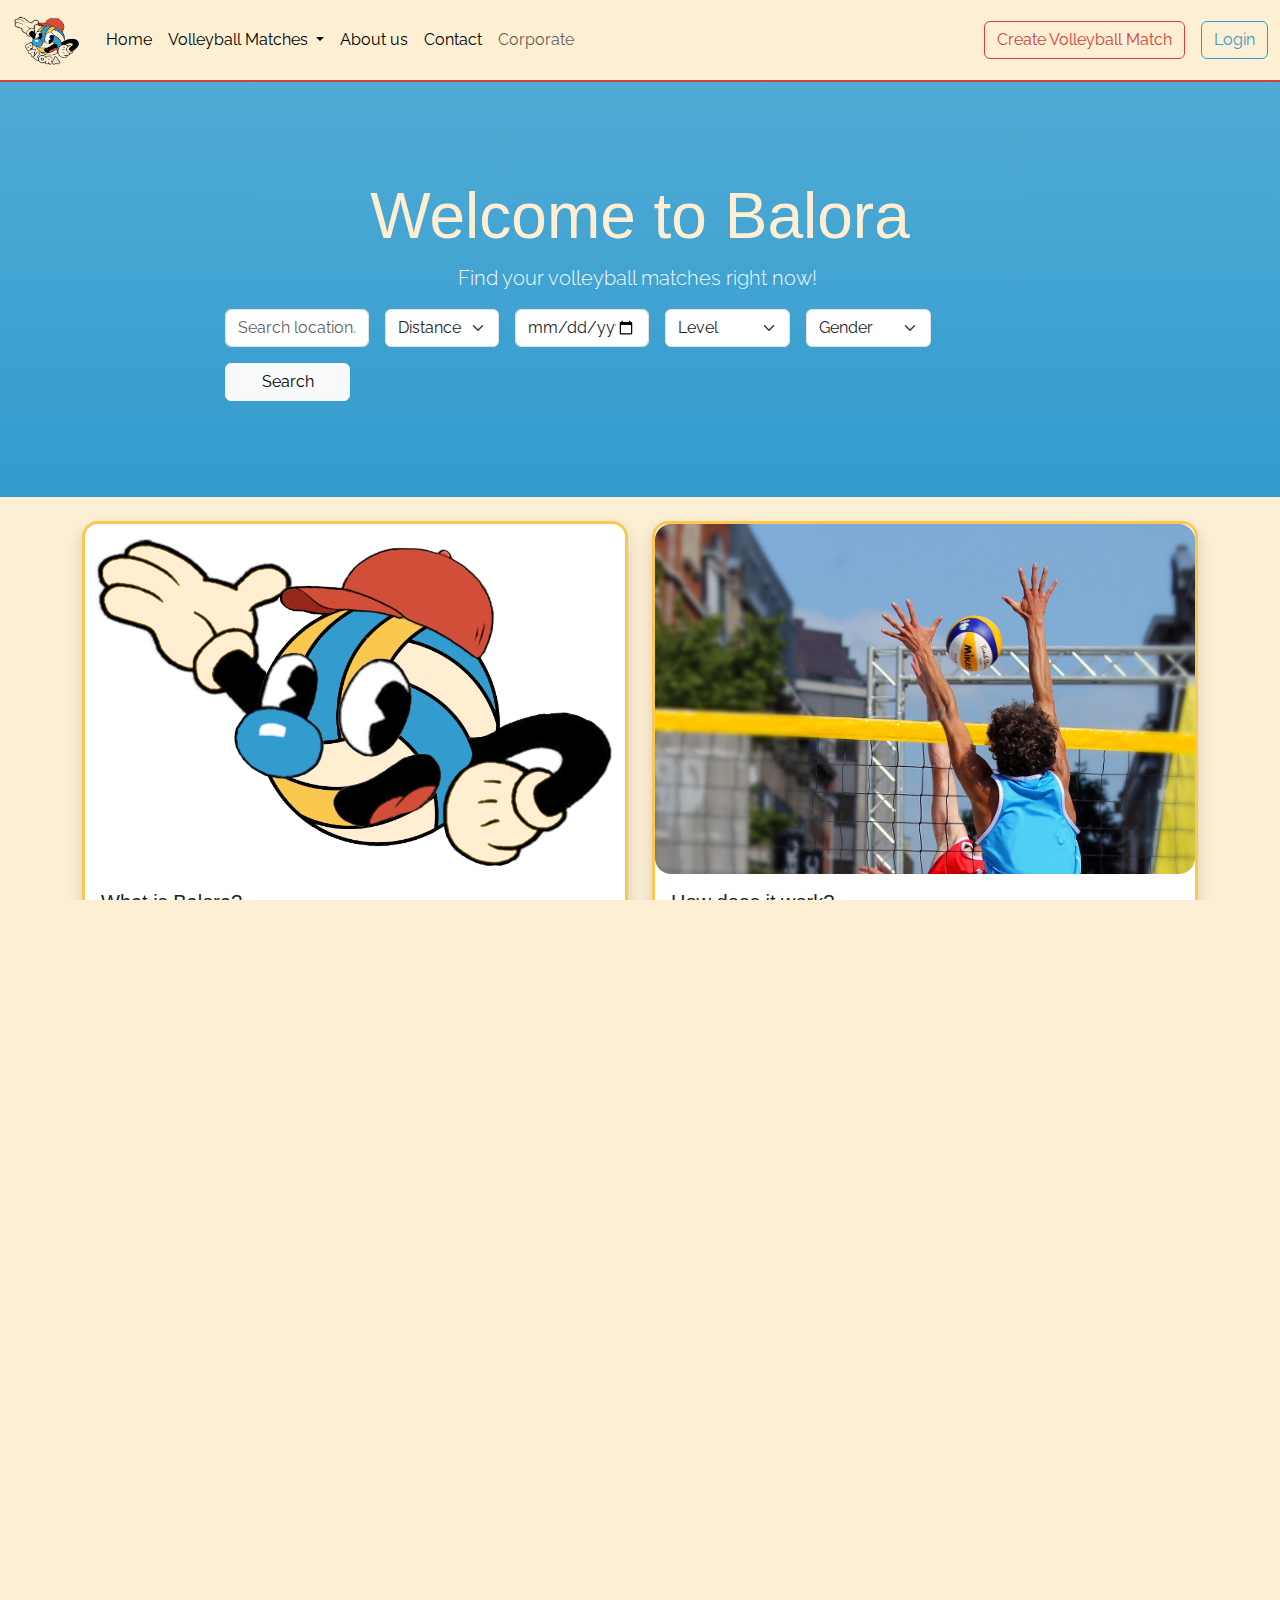
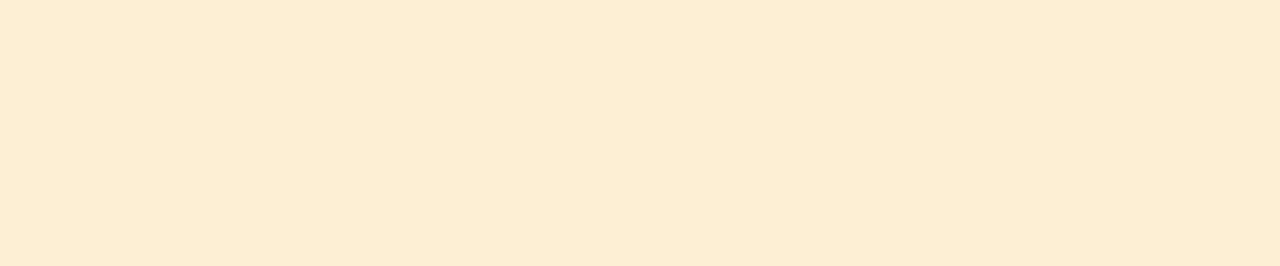
<file: index.html>
<!doctype html>
<html lang="en" class="h-100">
  <head>
    <meta charset="utf-8">
    <meta name="viewport" content="width=device-width, initial-scale=1">

    <!-- Bootstrap CSS -->
    <link href="https://cdn.jsdelivr.net/npm/bootstrap@5.3.3/dist/css/bootstrap.min.css" rel="stylesheet" integrity="sha384-QWTKZyjpPEjISv5WaRU9OFeRpok6YctnYmDr5pNlyT2bRjXh0JMhjY6hW+ALEwIH" crossorigin="anonymous">

    <!-- Own Styles -->
    <link rel="stylesheet" href="css/styles.css">

    <!-- Bootstrap Javascript -->
    <script src="https://cdn.jsdelivr.net/npm/bootstrap@5.3.3/dist/js/bootstrap.bundle.min.js" integrity="sha384-YvpcrYf0tY3lHB60NNkmXc5s9fDVZLESaAA55NDzOxhy9GkcIdslK1eN7N6jIeHz" crossorigin="anonymous"></script>

    <title>PRJ4 Base Group Template &mdash; Landing Page</title>

    <!-- Google Analytics code goes just below here (check PRJ4 Guide for details) -->

    <!-- End of Google Analytics code -->

  </head>
  <body class="h-100 d-flex flex-column">

    <!-- Navigation bar, adapted from https://getbootstrap.com/docs/5.1/components/navbar/ -->
	<nav class="navbar sticky-top navbar-expand-lg navbar-light">
      <div class="container-fluid d-flex justify-content-between align-items-center">
        <a class="navbar-brand" href="#">
          <img src="images/balora-logo-with-font.png" width="70" alt="Breda University of Applied Sciences">
        </a>
        <button class="navbar-toggler" type="button" data-bs-toggle="collapse" data-bs-target="#navbarSupportedContent" aria-controls="navbarSupportedContent" aria-expanded="false" aria-label="Toggle navigation">
          <span class="navbar-toggler-icon"></span>
        </button>
        <div class="collapse navbar-collapse" id="navbarSupportedContent">
          <ul class="navbar-nav me-auto mb-2 mb-lg-0">
            <li class="nav-item">
              <a class="nav-link active" href="index.html">Home</a>
            </li>
			  
			<!--matches page-->
			<li class="nav-item dropdown">
              <a class="nav-link active dropdown-toggle" href="#" id="navbarDropdown" role="button" data-bs-toggle="dropdown" aria-expanded="false">
                Volleyball Matches
              </a>
              <ul class="dropdown-menu" aria-labelledby="navbarDropdown">
                <li><a class="dropdown-item" href="matches.html">Join match</a></li>
                <li><hr class="dropdown-divider"></li>
				<li><a class="dropdown-item" href="log-in.html">Create Volleyball Match</a></li>
              </ul>
            </li>
			<!--matches page-->
			  
			 <li class="nav-item">
              <a class="nav-link active" aria-current="page" href="about-us.html">About us</a>
            </li>
			<li class="nav-item">
              <a class="nav-link active" aria-current="page" href="contact.html">Contact</a>
            </li>
            <li class="nav-item">
              <a class="nav-link" href="corporate.html">Corporate</a>
            </li>
		 </ul>
			
			<div class="d-flex gap-3 ms-auto">
				<a class="btn custom-create-btn" href="log-in.html">Create Volleyball Match</a>
        		<a class="btn custom-login-btn" href="log-in.html">Login</a>
      		</div>
        </div>
      </div>
    </nav>
    <!-- End of navigation bar -->
	  
	  
<!-- Start of section adapted from https://getbootstrap.com/docs/5.1/examples/album/ -->
<header class="py-2 py-md-4 py-lg-5 text-center container-fluid bg-gradient text-light off">
  <div class="row">
	  
	  
    <div class="col-md-10 col-lg-8 mx-auto py-5">
      <h1 class="display-3 header-font off-white">Welcome to Balora</h1>
      <p class="lead">Find your volleyball matches right now!&nbsp;</p>
      
      <!-- Advanced Filter Bar -->
      <form class="row g-3" action="matches.html" method="GET">
        <!-- Location Search -->
       <div class="col-12 col-md-3 narrow-input">
  <input 
    type="text" 
    class="form-control" 
    placeholder="Search location..." 
    aria-label="Location search"
  >
</div>
		  
		  <!-- Distance Dropdown -->
<div class="col-12 col-md-2 narrow-date">
  <select class="form-select" aria-label="Distance select">
    <option selected>Distance</option>
    <option value="3">&lt; 3km</option>
    <option value="5">&lt; 5km</option>
    <option value="10">&lt; 10km</option>
    <option value="15">&lt; 15km</option>
    <option value="25">&lt; 25km</option>
    <option value="50">&lt; 50km</option>
    <option value="75">&lt; 75km</option>
  </select>
</div>
		  
        <!-- Date Picker -->
<div class="col-12 col-md-3" style="max-width: 150px;">
  <input type="date" class="form-control" aria-label="Select date">
</div>
		  
        <!-- Level Dropdown -->
        <div class="col-12 col-md-2">
          <select class="form-select" aria-label="Level select">
            <option selected>Level</option>
            <option value="beginner">Beginner</option>
            <option value="intermediate">Intermediate</option>
            <option value="advanced">Advanced</option>
          </select>
        </div>

        <!-- Gender Dropdown -->
        <div class="col-12 col-md-2">
          <select class="form-select" aria-label="Gender select">
            <option selected>Gender</option>
            <option value="male">Male</option>
            <option value="female">Female</option>
			<option value="something different">something different</option>
			<option value="mixed">mixed</option>
          </select>
        </div>

        <!-- Search Button -->
        <div class="col-12 col-md-2">
          <button type="submit" class="btn btn-light w-100">Search</button>
        </div>
      </form>
    </div>
  </div>
</header>
<!-- End of hero section -->
	  

<!-- Beginning of card section -->
<div class="container mt-4">
  <div class="row">
    <!-- Card #1 -->
    <div class="col-sm-6 col-lg-6 col-xl-6"> <!-- Adjusted from col-lg-4 to col-lg-6 -->
      <div class="rounded-4 card shadow h-100 yellow-border">
        <img class="img-fluid mainpage-card-picture" src="images/balora-logo.png" alt="Placeholder Image">
        <div class="card-body">
          <h5 class="card-title header-font yellow">What is Balora?</h5>

          <p class="card-text"> Balora is designed for international students who want to <b>play volleyball casually and have fun</b> while they're in the Netherlands.<br><br> However, finding a volleyball community in their area might occasionally be difficult or inaccessible. We know how difficult it can be to attend weekly volleyball matches at local clubs. On top of that, when attending volleyball matches, international students often face the challenge of a language barrier.<br><br> That is why <b>Balora removes the barriers</b> and provides a platform where students can join or create a volleyball match.  We act as a reminder that even far from home, there is a place for you in our community.<br><br> <b>Volleyball, your way - Anytime, Anywhere.</b></p>

        </div>
        <div class="card-footer p-2 text-end">
          <a href="about-us.html" class="btn btn-custom-blue btn-primary">Learn more</a>
        </div>
      </div>
    </div>

    <!-- Card #2 -->
    <div class="col-sm-6 col-lg-6 col-xl-6"> <!-- Adjusted from col-lg-4 to col-lg-6 -->
      <div class="rounded-4 card shadow h-100 yellow-border">
        <img class="rounded-4 img-fluid mainpage-card-picture" src="images/playingvolleyball.jpg" alt="Placeholder Image">
        <div class="card-body">
          <h5 class="card-title header-font">How does it work?&nbsp;</h5>
          <p class="card-text">Joining or creating a volleyball match with Balora is easy! Create an account, fill in your desired perameters, and find volleyball matches in no time! <br><br> <b>Join a Match</b><br> Browse upcoming matches and log in to view player profiles of the people attending to get a feel for the team before joining.<br><br> <b>Create a Match</b> <br>Want to start your own game? Log in, set your preferences (location, date, time, gender, level and description), and create a match. You’ll receive notifications when players join.<br><br><b>Connect with Players</b><br> Once logged in, players can view your profile and you can see theirs. It’s all about making volleyball more social, spontaneous, and fun.</p>
        </div>
        <div class="card-footer p-2 text-end">
          <a href="matches.html" class="btn btn-custom-blue btn-primary">Check it out!</a>
        </div>
      </div>
    </div>
  </div>
</div>

<!-- ending of card section -->

	<div class="text-center mt-5 yell blue-color header-font">
  <h2>Anytime, Anywhere</h2>
  <p class="lead blue-color">Find volleyball matches in your area!</p>
</div>

<!-- Contact Footer -->
<footer class="text-light py-5" style="background-color: #329cce;">
  <div class="container d-flex flex-column justify-content-center align-items-center">
    <h2 class="mb-4 text-center header-font off-white">Contact</h2>

    <!-- Contact Rows Side-by-Side -->
    <div class="row text-center mt-4 w-100">
      <div class="col-12 col-md-4 mb-3 mb-md-0 off-white">
        <p><strong>Address:</strong><br> Balora HQ<br> Sportlaan 25<br>4811AA Breda<br>
        Netherlands</p>
      </div>
      <div class="col-12 col-md-4 mb-3 mb-md-0 off-white">
        <p><strong>Phone:</strong><br>+31 6 12345678<br><strong>Email:</strong><br>info@balora.com</p>
      </div>
      <div class="col-12 col-md-4 off-white">
        <p><strong>Socials:</strong></p>
        <!--Start Socials-->
        <div class="box d-flex justify-content-center"> 
          <div class="text d-flex flex-column gap-2">

            <!-- Instagram -->
            <a class="d-flex align-items-center gap-2 text-white text-decoration-none off-white" 
              href="https://www.instagram.com/balora_official?igsh=eXJyN282ZHdneGE3" 
              target="_blank">
              <img src="images/instagram.svg" width="20" alt="Balora Instagram">
              <span><b>balora_official</b></span>
            </a>

            <!-- TikTok -->
            <a class="d-flex align-items-center gap-2 text-white text-decoration-none off-white" 
              href="https://www.tiktok.com/@balora_official1?_t=ZN-8vYWO4fvnT4&_r=1" 
              target="_blank">
              <img src="images/tiktok.svg" width="20" alt="Balora TikTok">
              <span><b>balora_official1</b></span>
            </a>

          </div>
        </div>
        <!--End Socials-->
      </div>
    </div>
  </div>
</footer>
<!--End Contact section-->


  </body>
</html>
</file>
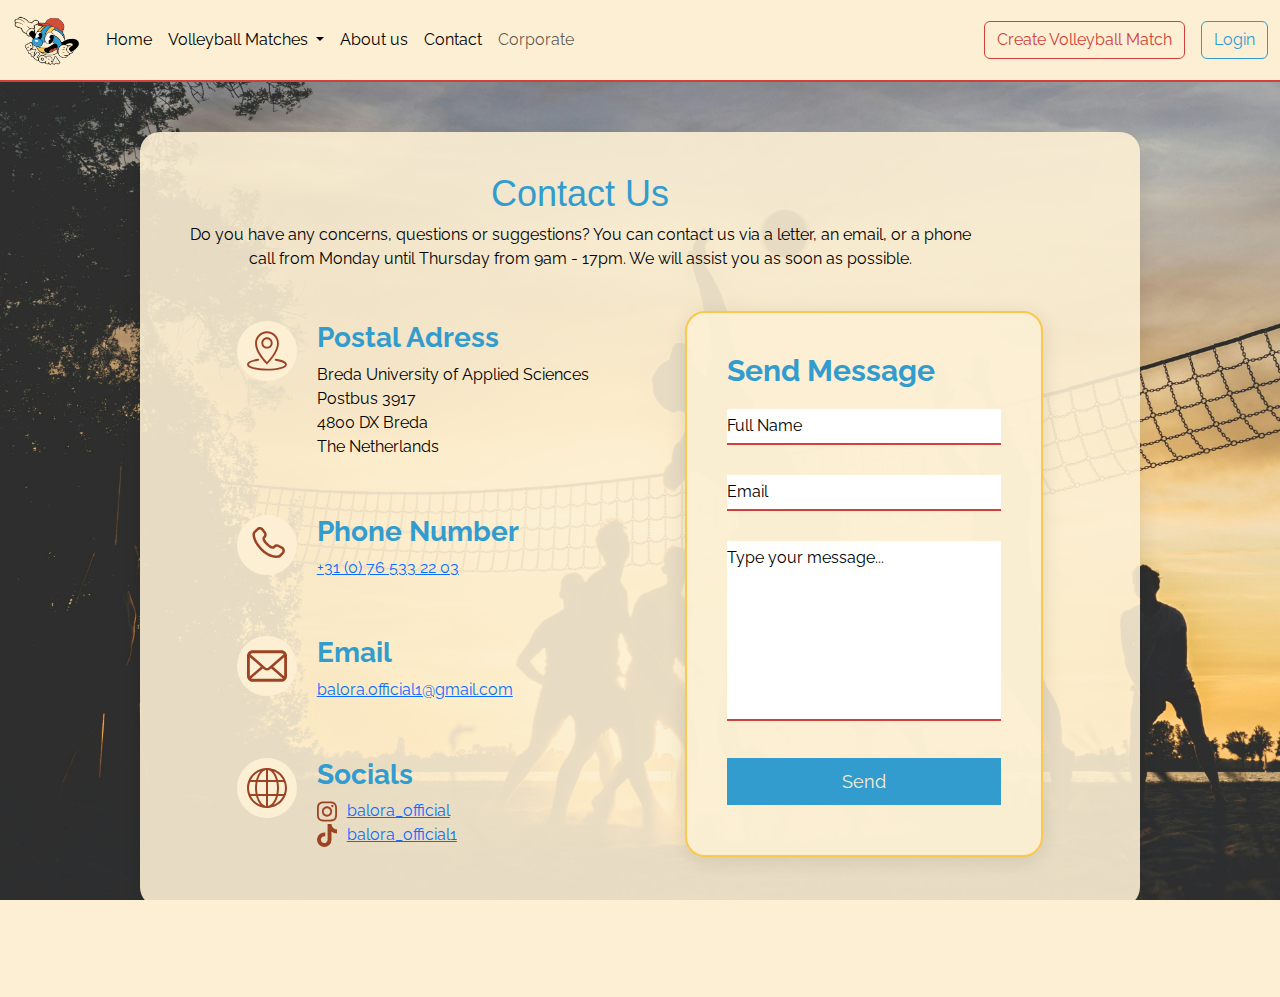
<file: contact.html>
<!doctype html>
<html lang="en" class="h-100">
  <head>
    <meta charset="utf-8">
    <meta name="viewport" content="width=device-width, initial-scale=1">

    <!-- Bootstrap CSS -->
    <link href="https://cdn.jsdelivr.net/npm/bootstrap@5.3.3/dist/css/bootstrap.min.css" rel="stylesheet" integrity="sha384-QWTKZyjpPEjISv5WaRU9OFeRpok6YctnYmDr5pNlyT2bRjXh0JMhjY6hW+ALEwIH" crossorigin="anonymous">

    <!-- Own Styles -->
    <link rel="stylesheet" href="css/styles.css">

    <!-- Bootstrap Javascript -->
    <script src="https://cdn.jsdelivr.net/npm/bootstrap@5.3.3/dist/js/bootstrap.bundle.min.js" integrity="sha384-YvpcrYf0tY3lHB60NNkmXc5s9fDVZLESaAA55NDzOxhy9GkcIdslK1eN7N6jIeHz" crossorigin="anonymous"></script>

    <title>PRJ4 Base Group Template &mdash; Example based on Bing Chat&rsquo;s suggestion</title>

    <!-- Google Analytics code goes just below here (check PRJ4 Guide for details) -->

    <!-- End of Google Analytics code -->

  </head>
  <body class="h-100 d-flex flex-column">

       <!-- Navigation bar, adapted from https://getbootstrap.com/docs/5.1/components/navbar/ -->
	<nav class="navbar sticky-top navbar-expand-lg navbar-light">
      <div class="container-fluid d-flex justify-content-between align-items-center">
        <a class="navbar-brand" href="#">
          <img src="images/balora-logo-with-font.png" width="70" alt="Breda University of Applied Sciences">
        </a>
        <button class="navbar-toggler" type="button" data-bs-toggle="collapse" data-bs-target="#navbarSupportedContent" aria-controls="navbarSupportedContent" aria-expanded="false" aria-label="Toggle navigation">
          <span class="navbar-toggler-icon"></span>
        </button>
        <div class="collapse navbar-collapse" id="navbarSupportedContent">
          <ul class="navbar-nav me-auto mb-2 mb-lg-0">
            <li class="nav-item">
              <a class="nav-link active" href="index.html">Home</a>
            </li>
			  
			<!--matches page-->
			<li class="nav-item dropdown">
              <a class="nav-link active dropdown-toggle" href="#" id="navbarDropdown" role="button" data-bs-toggle="dropdown" aria-expanded="false">
                Volleyball Matches
              </a>
              <ul class="dropdown-menu" aria-labelledby="navbarDropdown">
                <li><a class="dropdown-item" href="matches.html">Join match</a></li>
                <li><hr class="dropdown-divider"></li>
				<li><a class="dropdown-item" href="log-in.html">Create Volleyball Match</a></li>
              </ul>
            </li>
			<!--matches page-->
			  
			 <li class="nav-item">
              <a class="nav-link active" aria-current="page" href="about-us.html">About us</a>
            </li>
			<li class="nav-item">
              <a class="nav-link active" aria-current="page" href="contact.html">Contact</a>
            </li>
            <li class="nav-item">
              <a class="nav-link" href="corporate.html">Corporate</a>
            </li>
		 </ul>
			
			<div class="d-flex gap-3 ms-auto">
				<a class="btn custom-create-btn" href="log-in.html">Create Volleyball Match</a>
        		<a class="btn custom-login-btn" href="log-in.html">Login</a>
      		</div>
        </div>
      </div>
    </nav>
    <!-- End of navigation bar -->

<!--Start Contact sectin-->
  <body> 
    <section class= "contact">
		<div class="info-wrapper">
		<div class= "content">
			<h2 class="header-font">Contact Us</h2>
			<p><b>Do you have any concerns, questions or suggestions? You can contact us via a letter, an email, or a phone call from Monday until Thursday from 9am - 17pm. We will assist you as soon as possible.</b></p>
		</div>
		
		<!--Start Postal Adress-->	
		<div class= "container">
			<div class= "contact-info">
				<div class = "box">
					<div class= "icon"> <img src="images/icons/address-location.svg" class="icon-red" width="40" alt="Balora Office Location"> </div> 
					<div class= "text">
						<h3><b>Postal Adress</b></h3>
						<p><b>Breda University of Applied Sciences <br> Postbus 3917 <br> 4800 DX  Breda <br> The Netherlands</b></p>
					</div>
				</div>		
				<!--End Postal Adress-->
					
				<!--Start Phone-->
				<div class = "box"> 
					<div class= "icon"> <img src="images/icons/telephone.svg" class="icon-red" width="40" alt="Balora Phone Number"> </div> 
					<div class= "text">
						<h3><b>Phone Number</b></h3>
						<a class="d-flex align-items-center" href="call:+31 (0) 76 533 22 03" target="_blank">
						<p><b>+31 (0) 76 533 22 03</b></p>
						</a>
					</div>
				</div>
				<!--End Phone-->
					
				
				<!--Start Email-->
				<div class = "box"> 
					<div class= "icon"> <img src="images/icons/email-envelope.svg" class="icon-red" width="40" alt="Balora Email Adress"> </div> 
					<div class= "text">
						<h3><b>Email</b></h3>
						<a class="d-flex align-items-center" href="mailto:balora.official1@gmail.com" target="_blank">
							<p><b>balora.official1@gmail.com</b></p>
						</a>
					</div>
				</div>
				<!--End Email-->
				
			<!--Start Socials-->
				<div class = "box"> 
					<div class= "icon"> <img src="images/socials.svg" class="icon-red" width="40" alt="Balora Email Adress"> </div> 
					<div class= "text">
						<h3><b>Socials</b></h3>
						<a class="d-flex align-items-center" href="https://www.instagram.com/balora_official?igsh=eXJyN282ZHdneGE3" target="Balora Instagram">
								<img src="images/instagram.svg" class="icon-red" width="20" alt="Balora Instagram">
							<span><b>balora_official</b></span>
						</a>
						<a class="d-flex align-items-center" href="https://www.tiktok.com/@balora_official1?_t=ZN-8vYWO4fvnT4&_r=1" target="Balora Tiktok">
							<img src="images/tiktok.svg" class="icon-red" width="20" alt="Balora Tiktok">
							<span><b>balora_official1</b></span>
						</a>
					</div>
				</div>
				<!--End Socials-->
					
			<!--Start Contact Form-->		
			</div>
			<div class="contact-form">
				<form>
					<h2><b>Send Message</b></h2>
					<div class="input-box">
						<input type="text" name="" required oninvalid="this.setCustomValidity('Please fill out this field')" oninput="this.setCustomValidity('')">
						<span>Full Name</span>
					</div>
					<div class="input-box">
						<input type="text" name="" required oninvalid="this.setCustomValidity('Please fill out this field')" oninput="this.setCustomValidity('')">
						<span>Email</span>
					</div>
					<div class="input-box">					 
						<textarea required oninvalid="this.setCustomValidity('Please fill out this field')" oninput="this.setCustomValidity('')"></textarea>
						<span>Type your message...</span>
					</div>
					<div class="input-box">
						<input type="button" value="Send" onclick="location.reload();"> 
					</div>
				</form>
			</div>
			<!--End Contact Form-->	
			
			</div>
		</div>
	</section>
</body>

	</body>
</html>
</file>
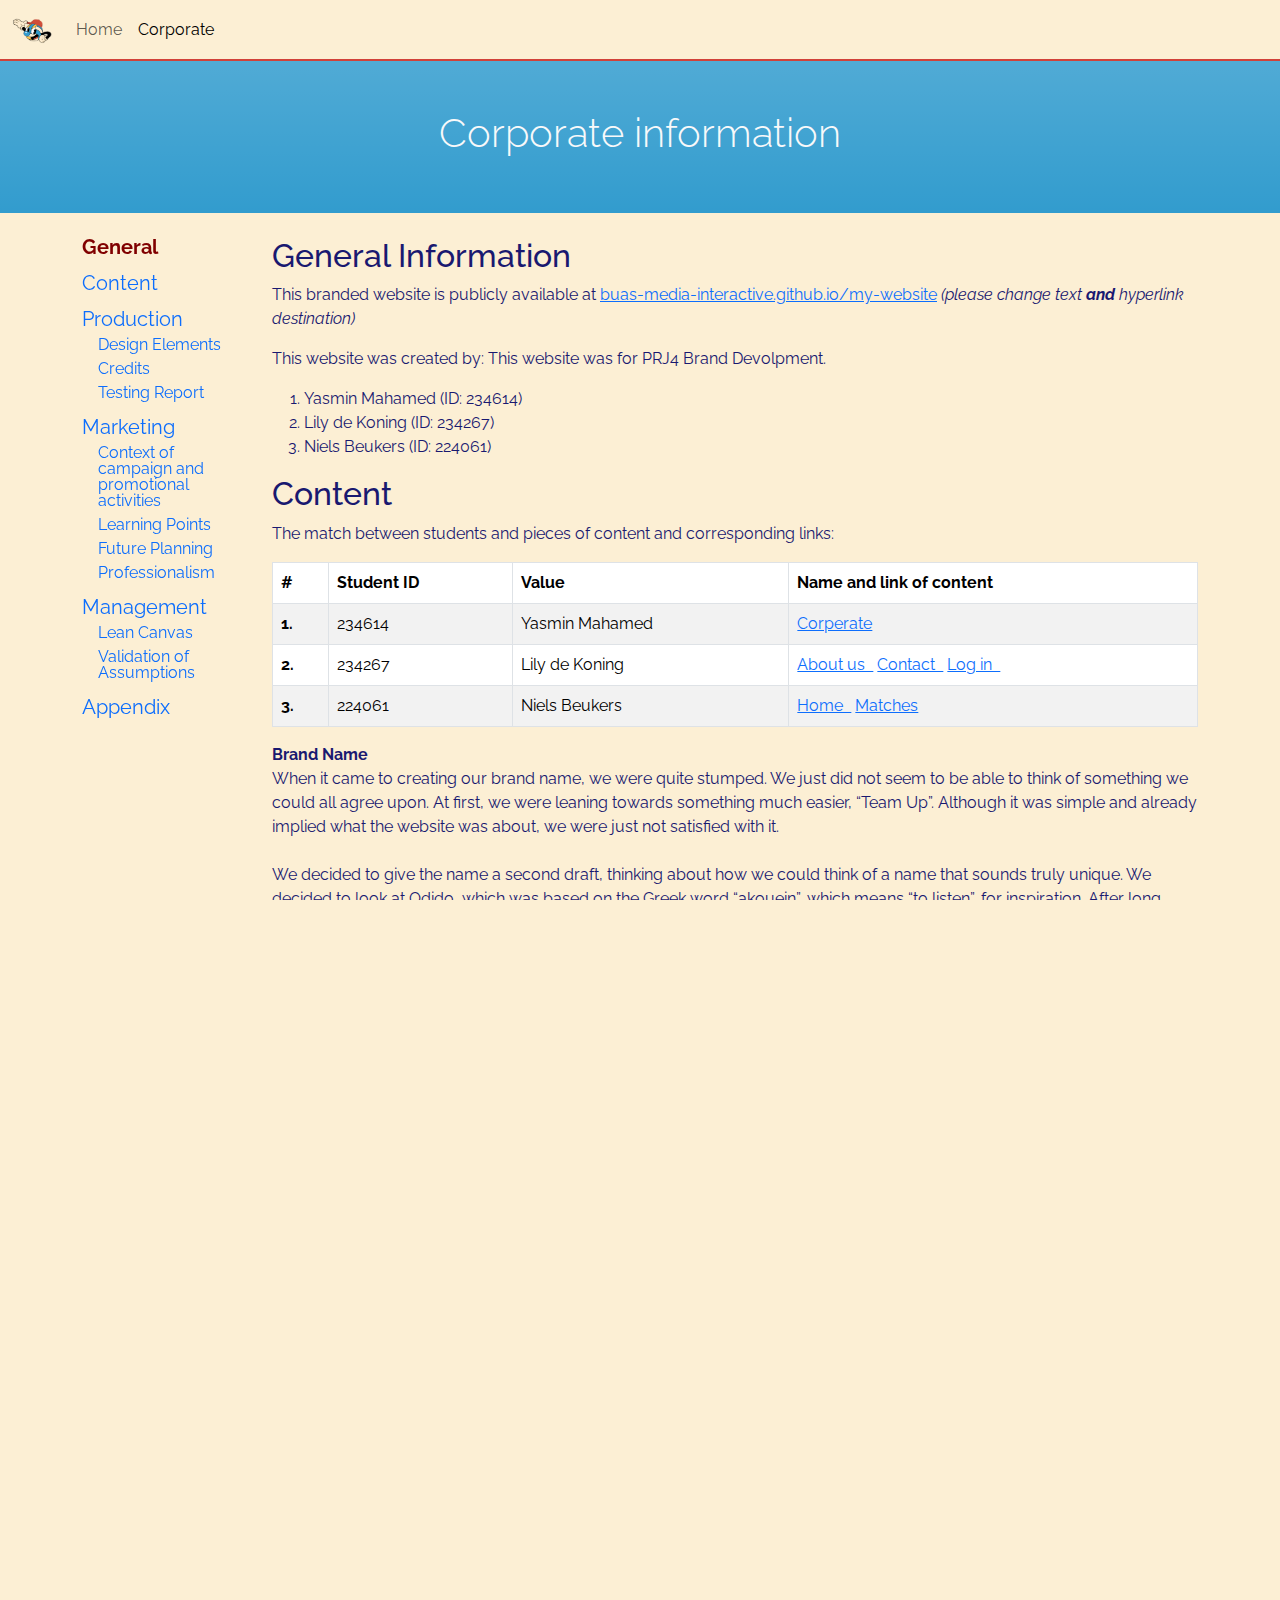
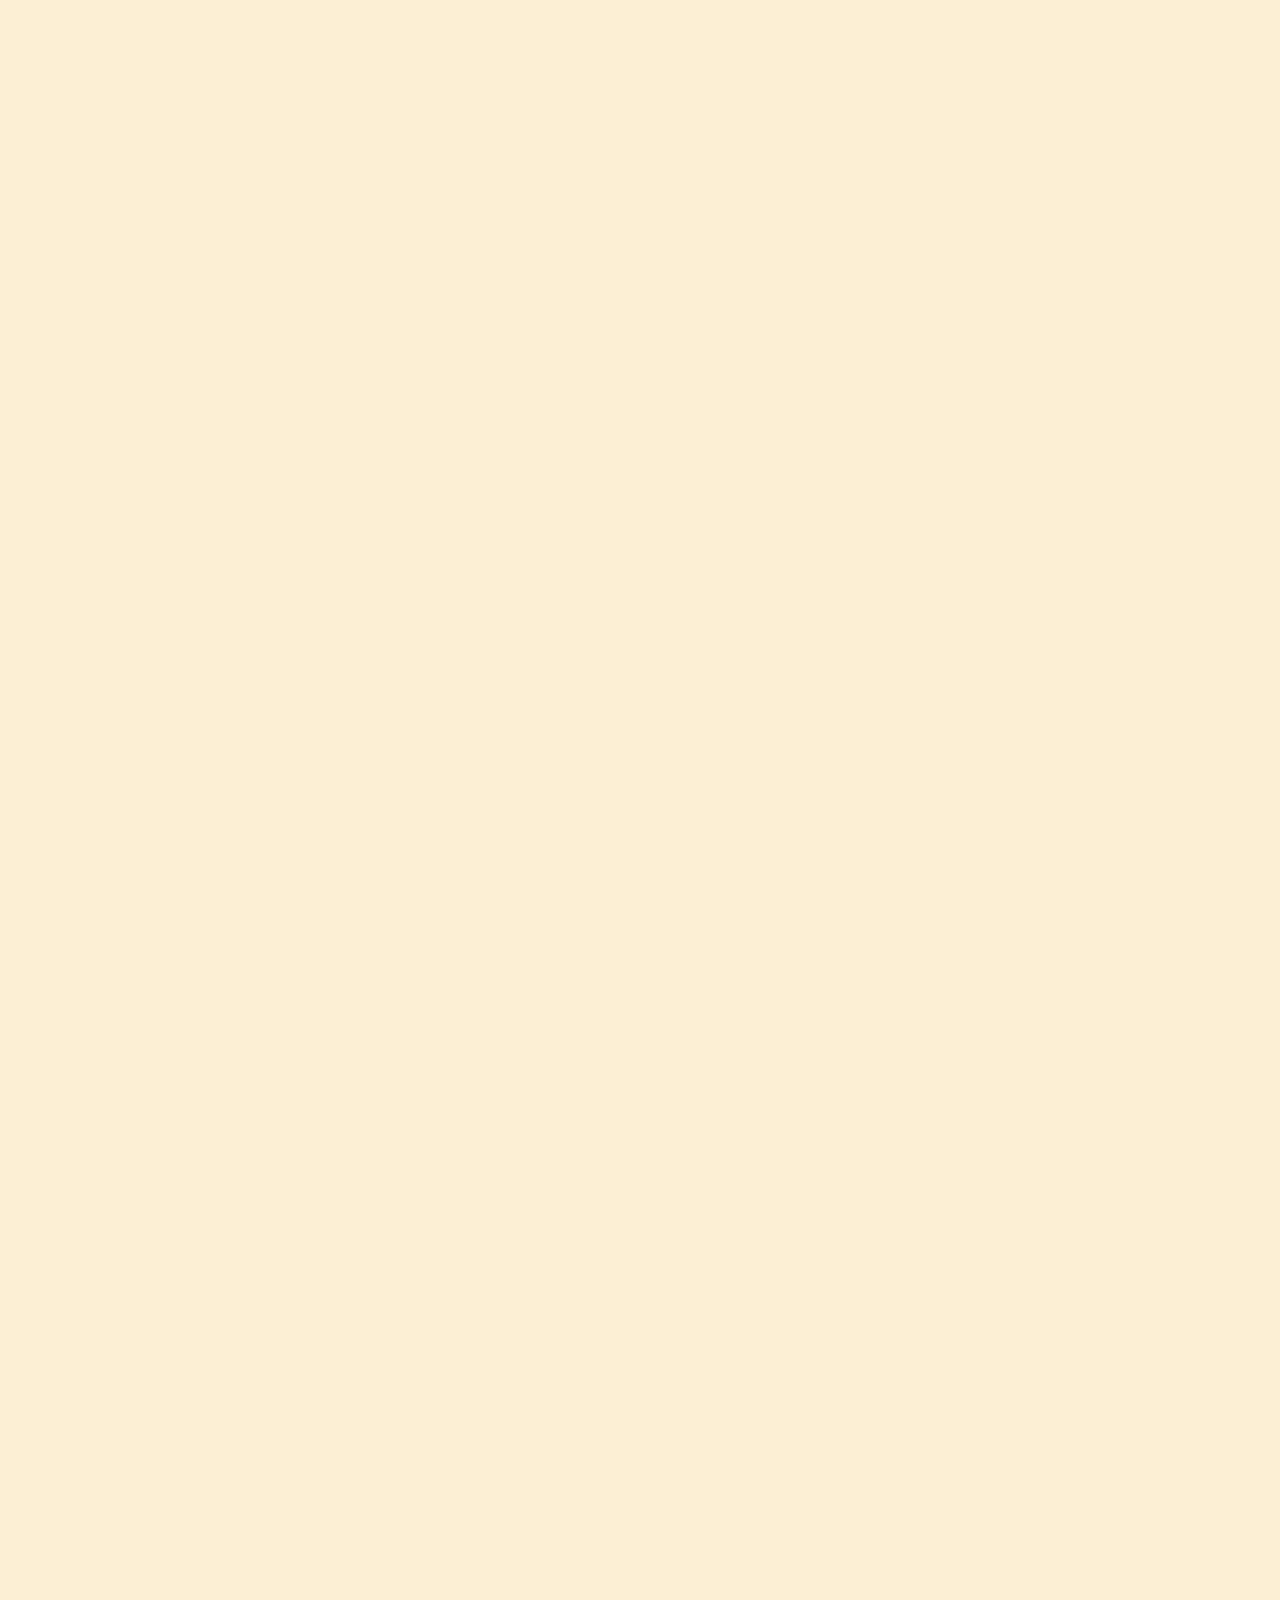
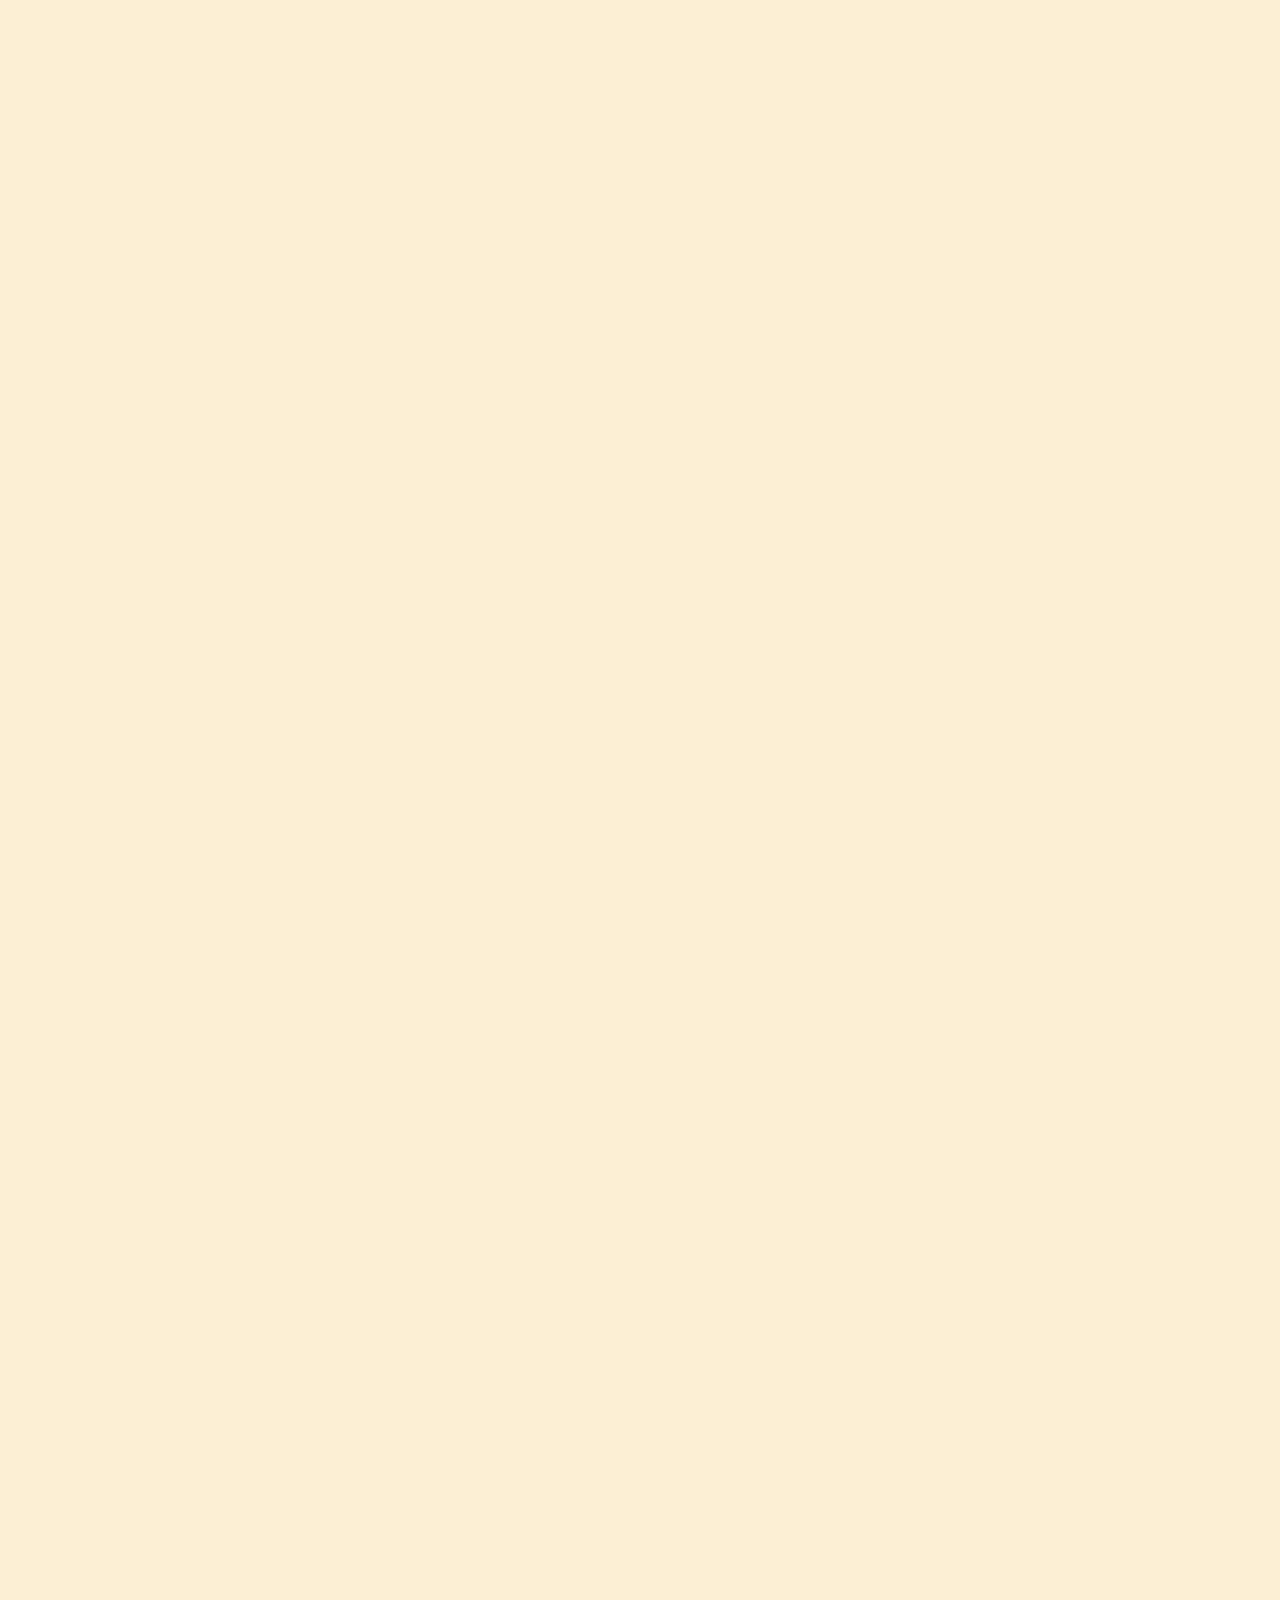
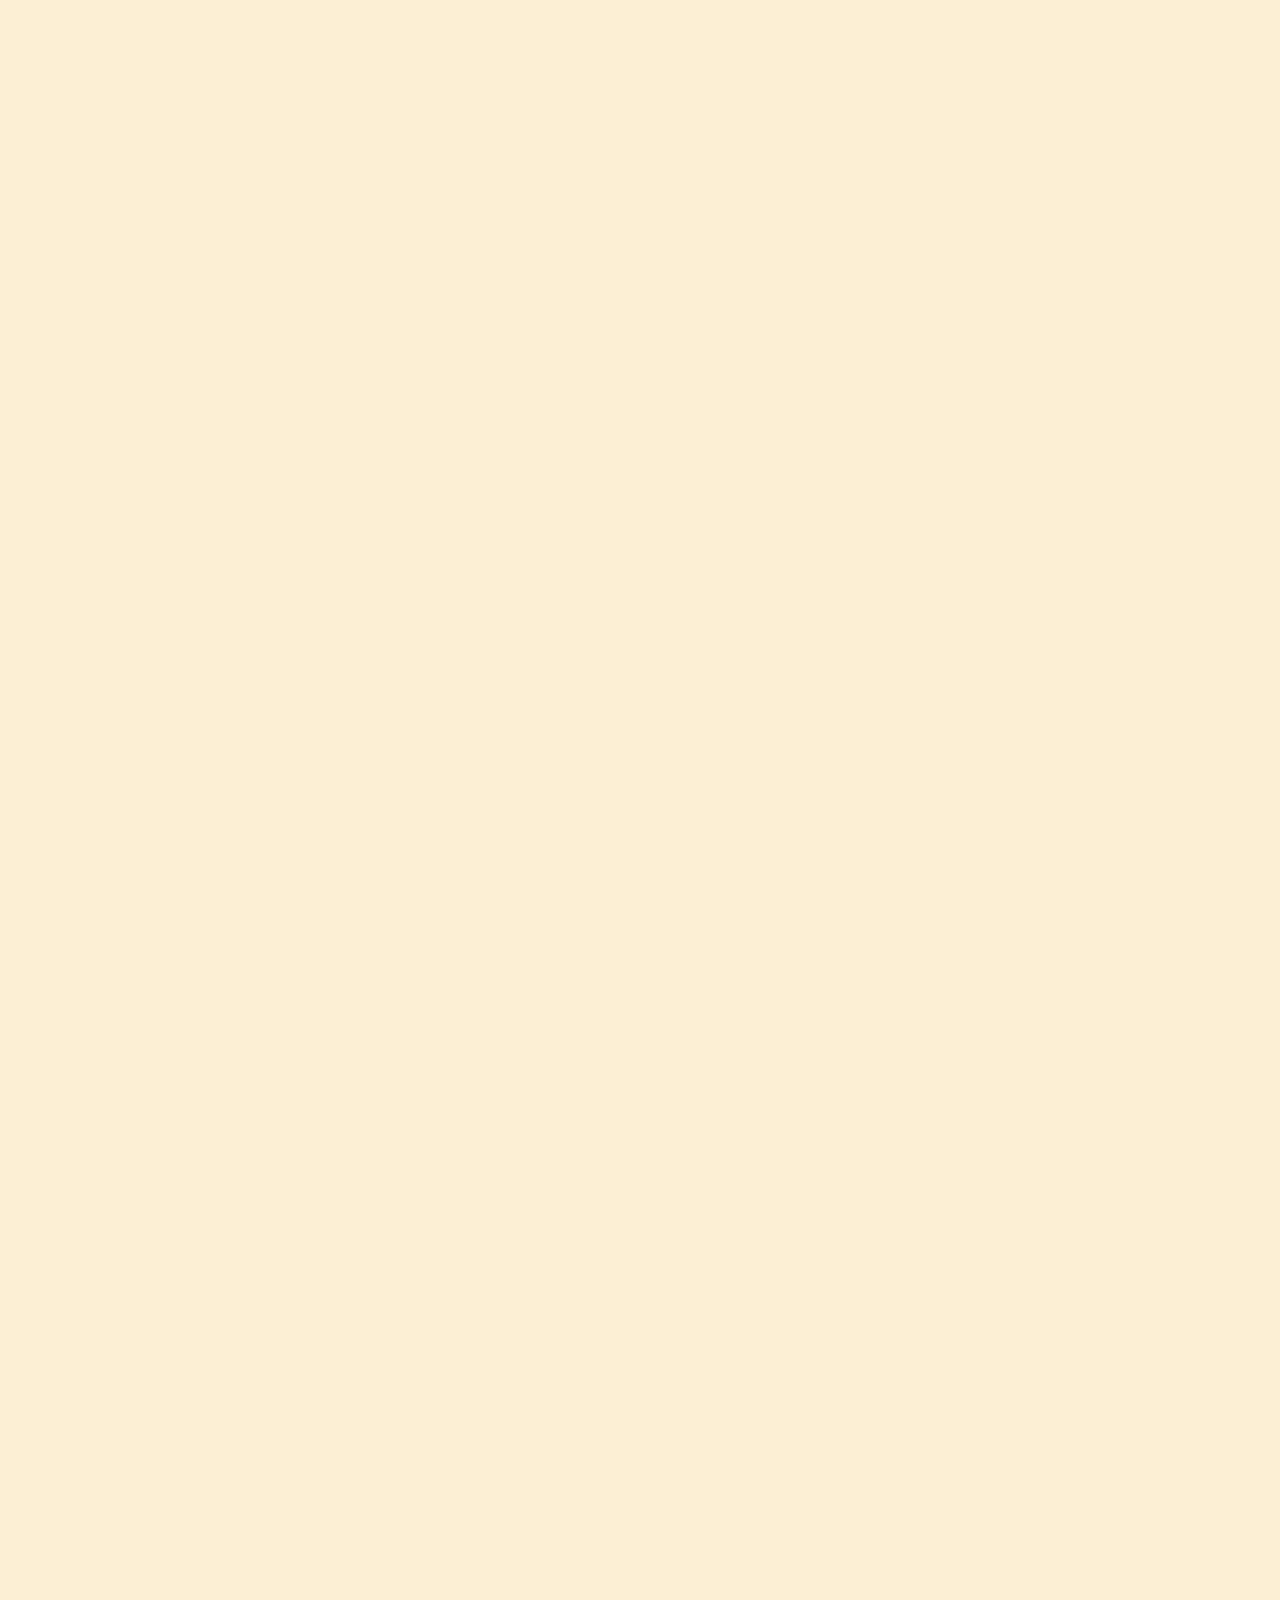
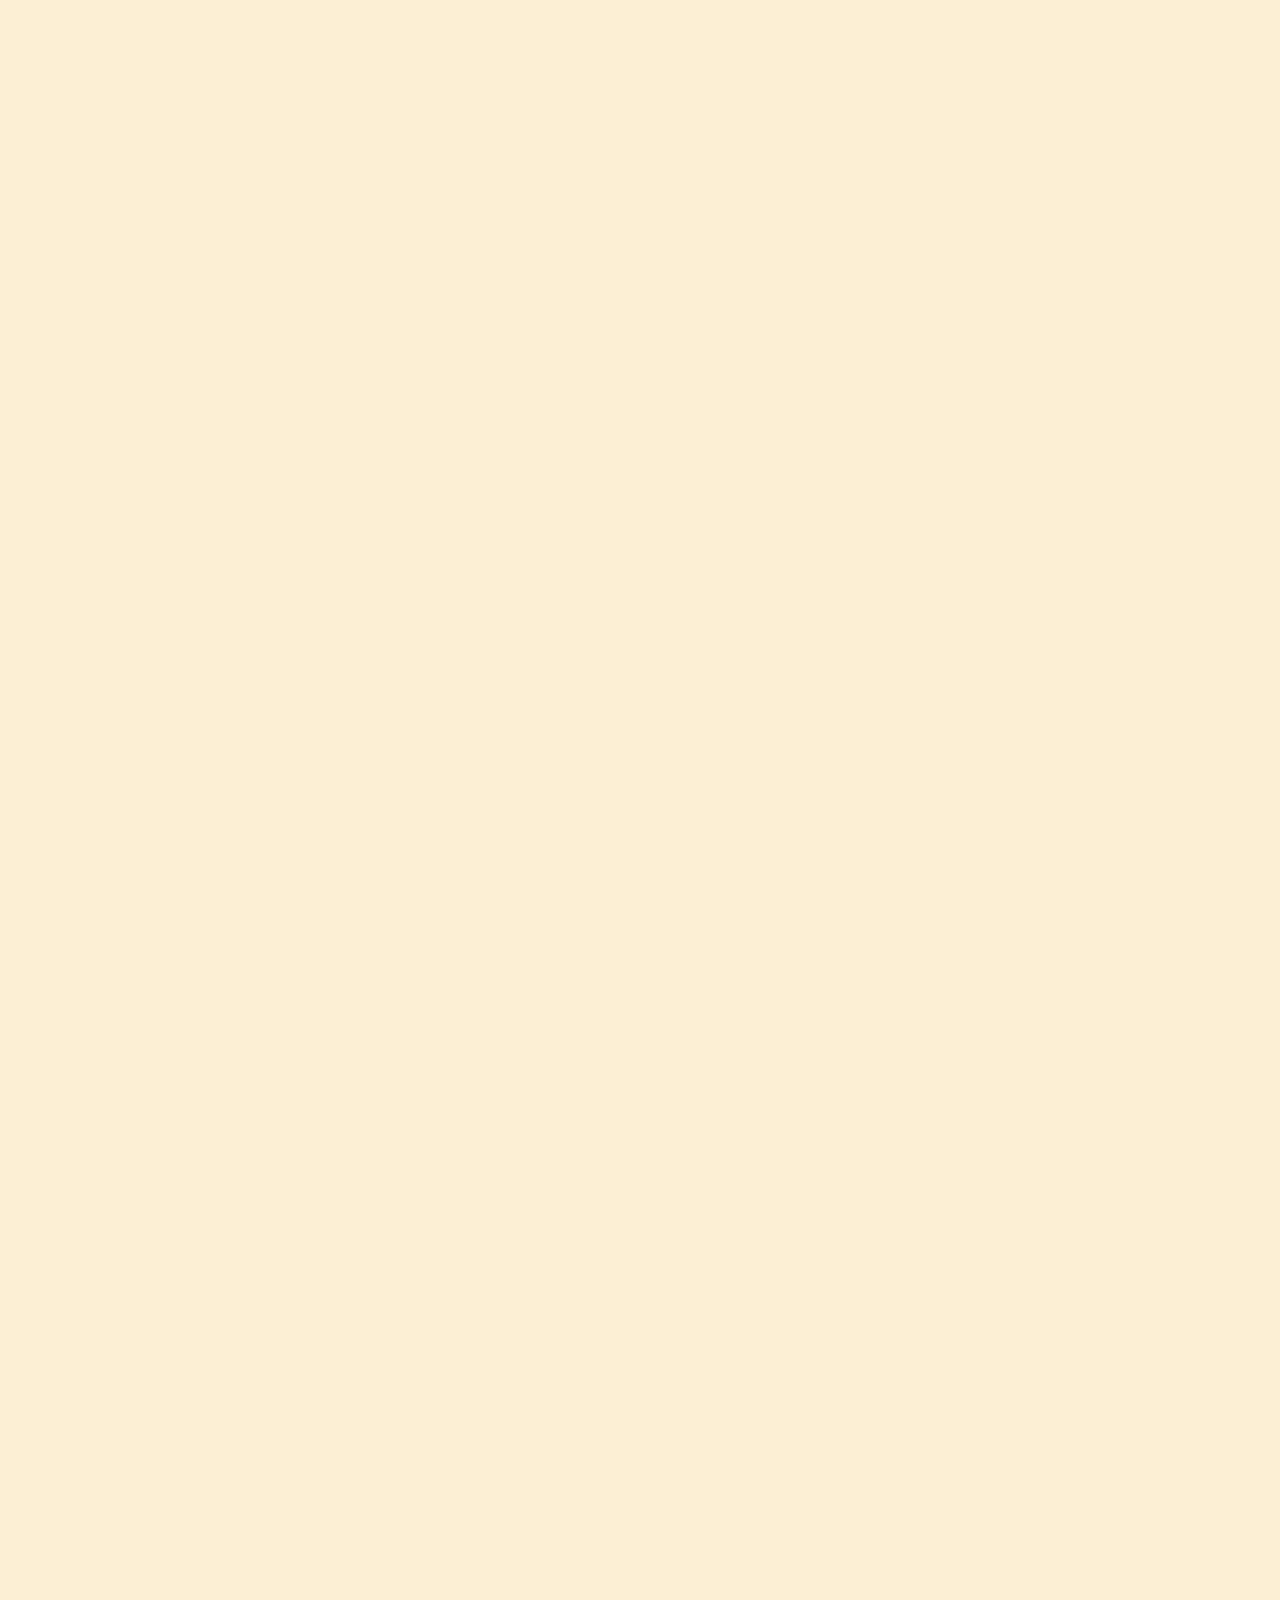
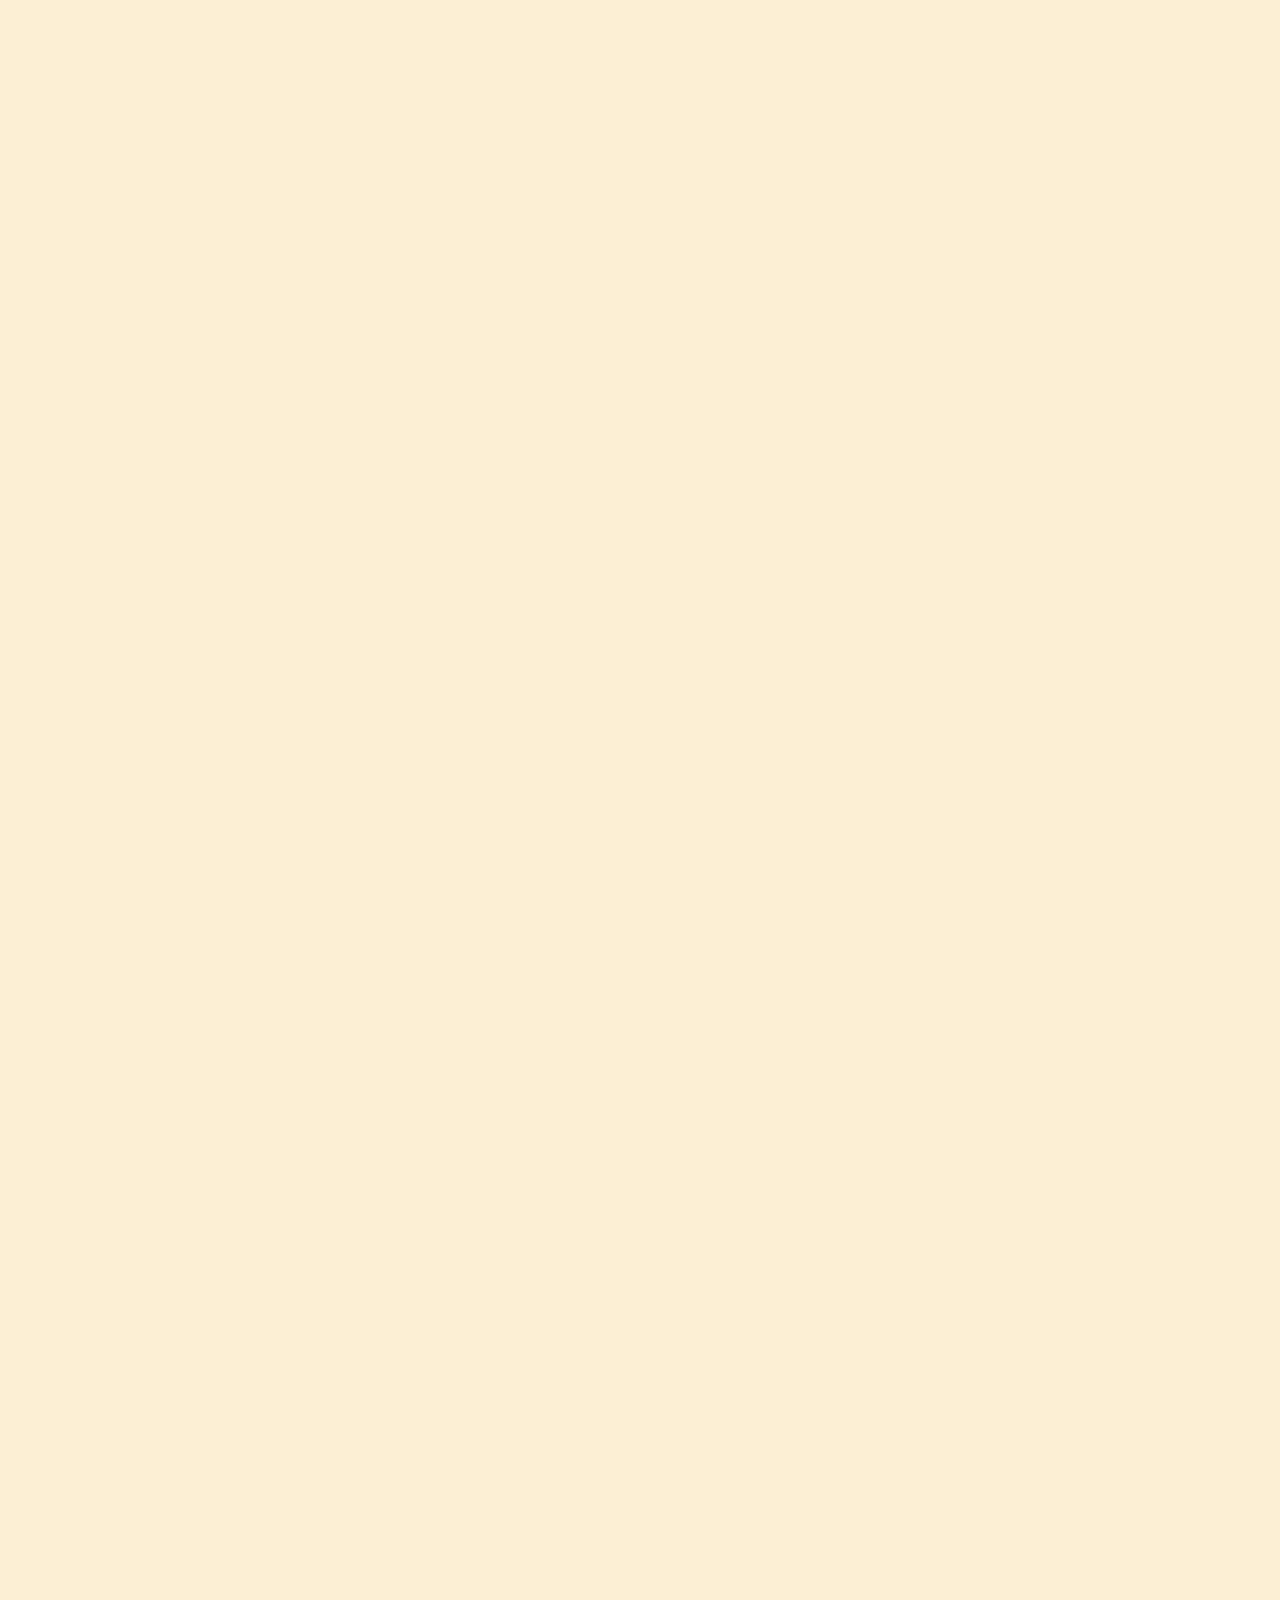
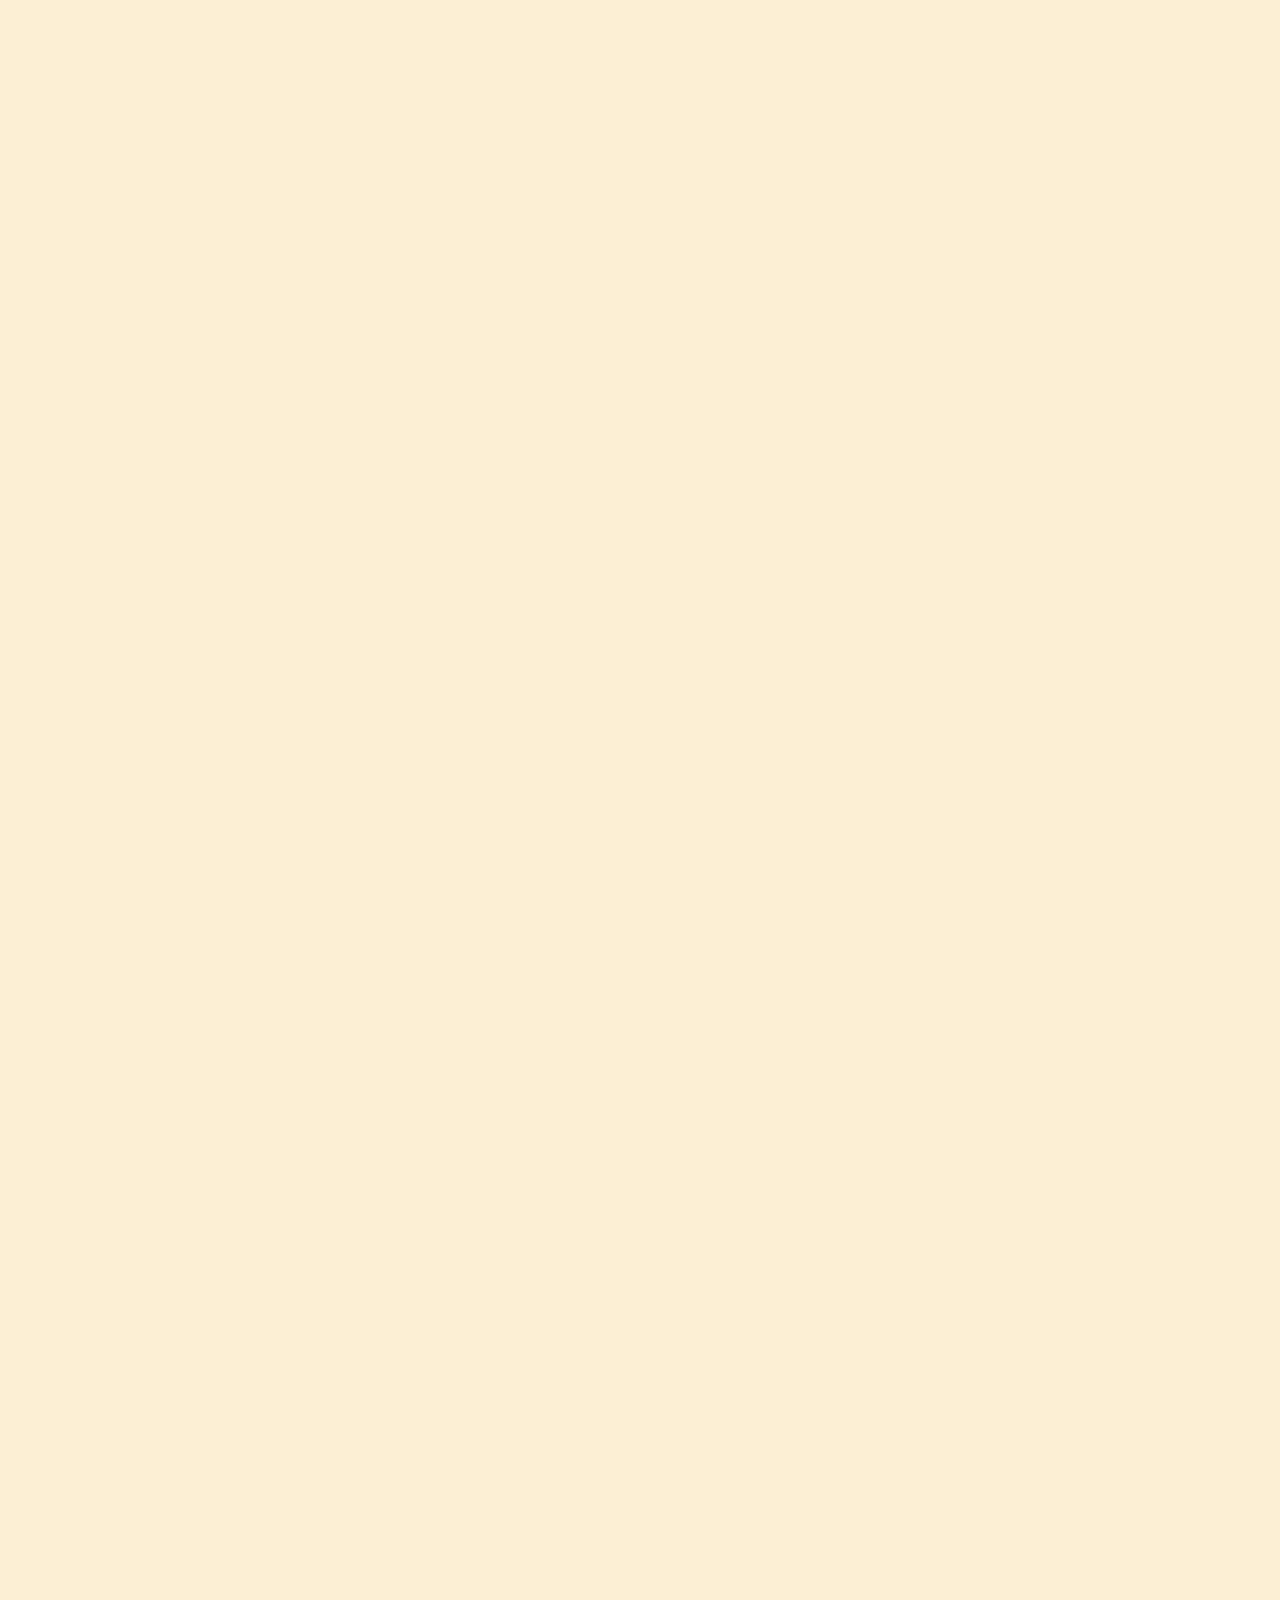
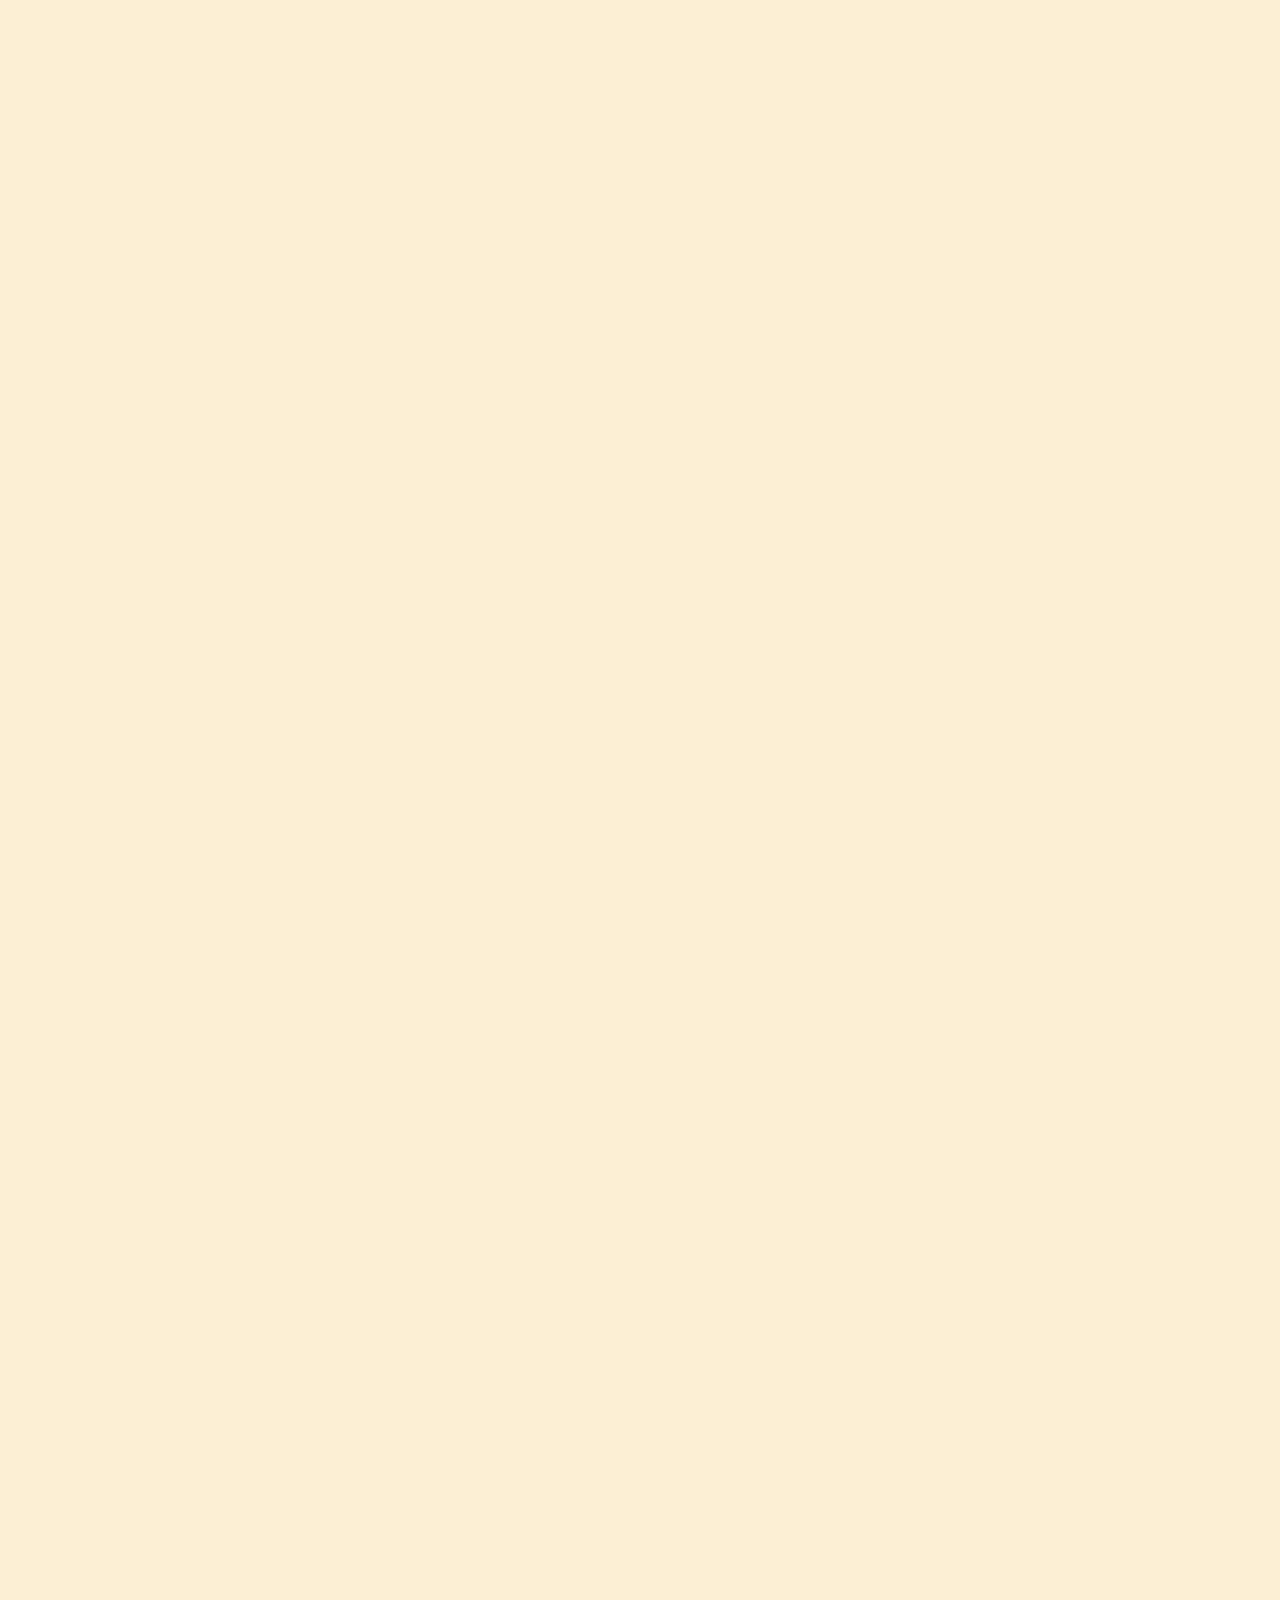
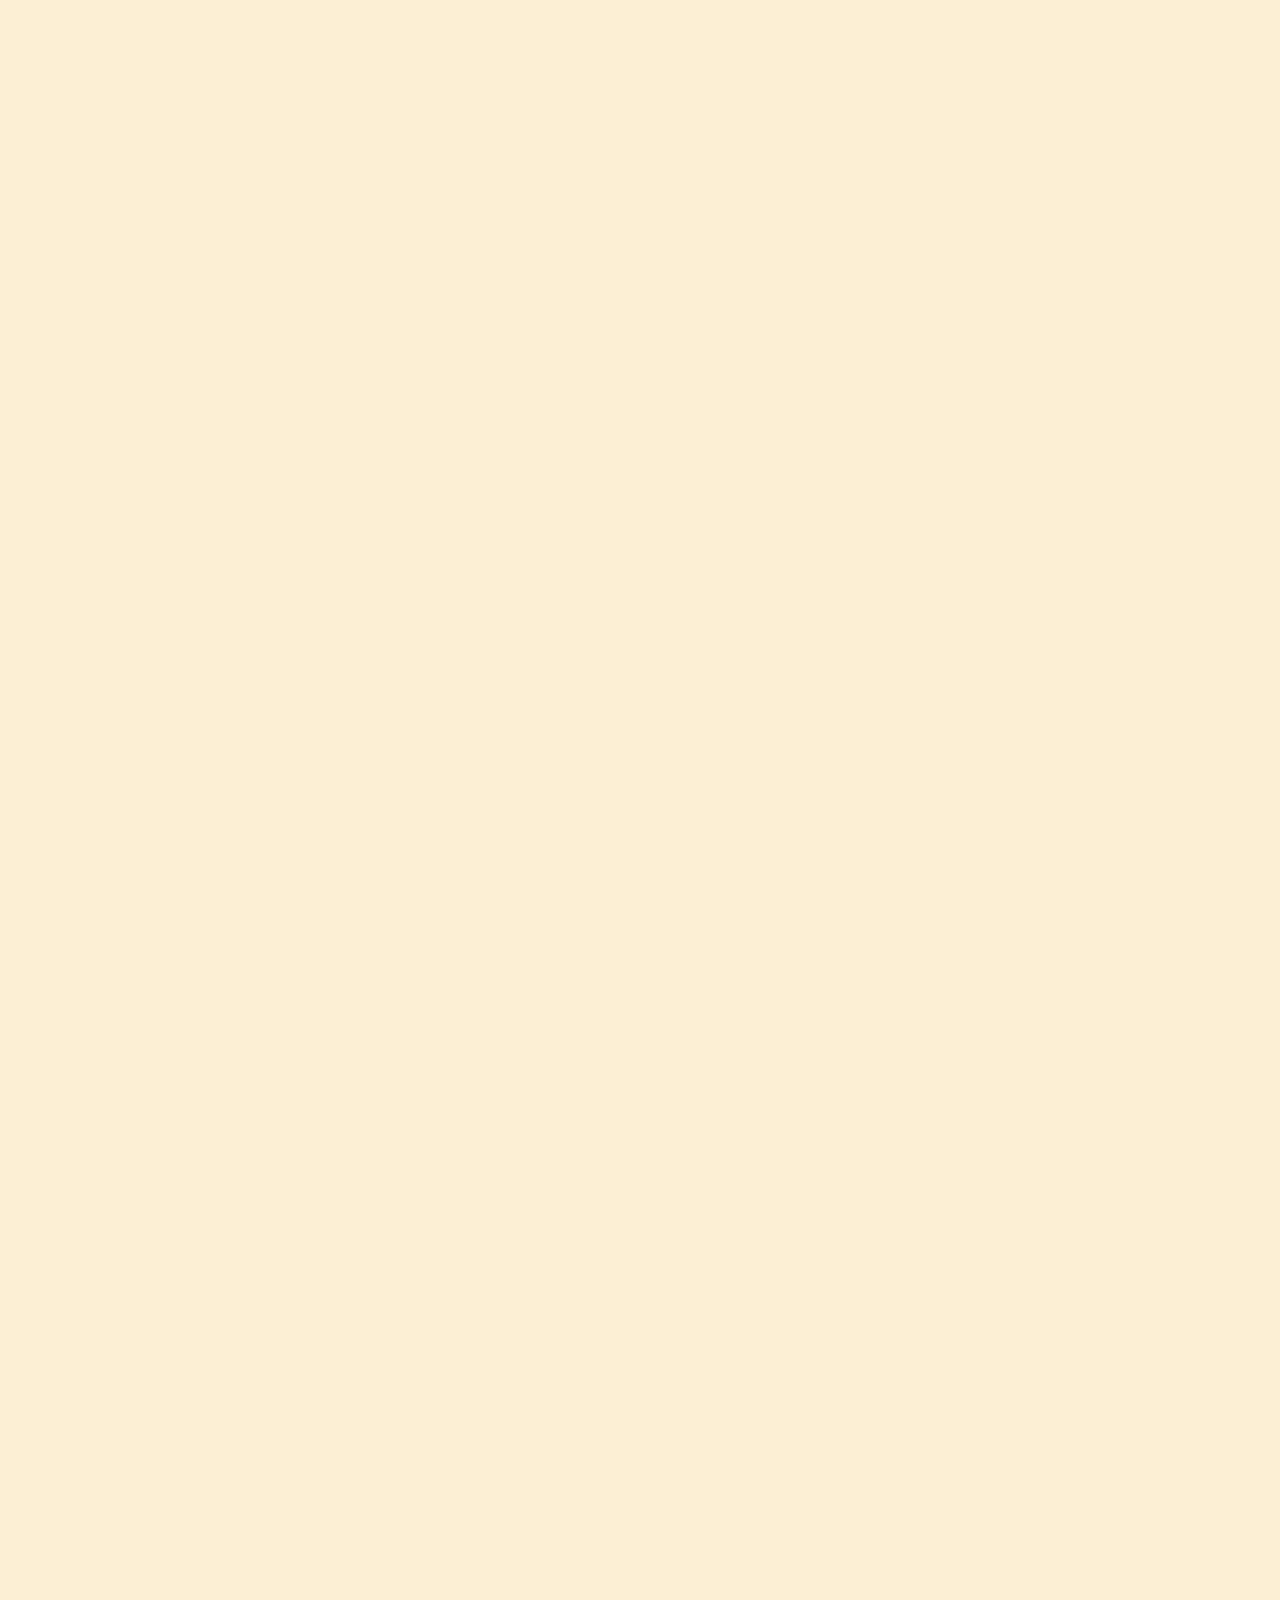
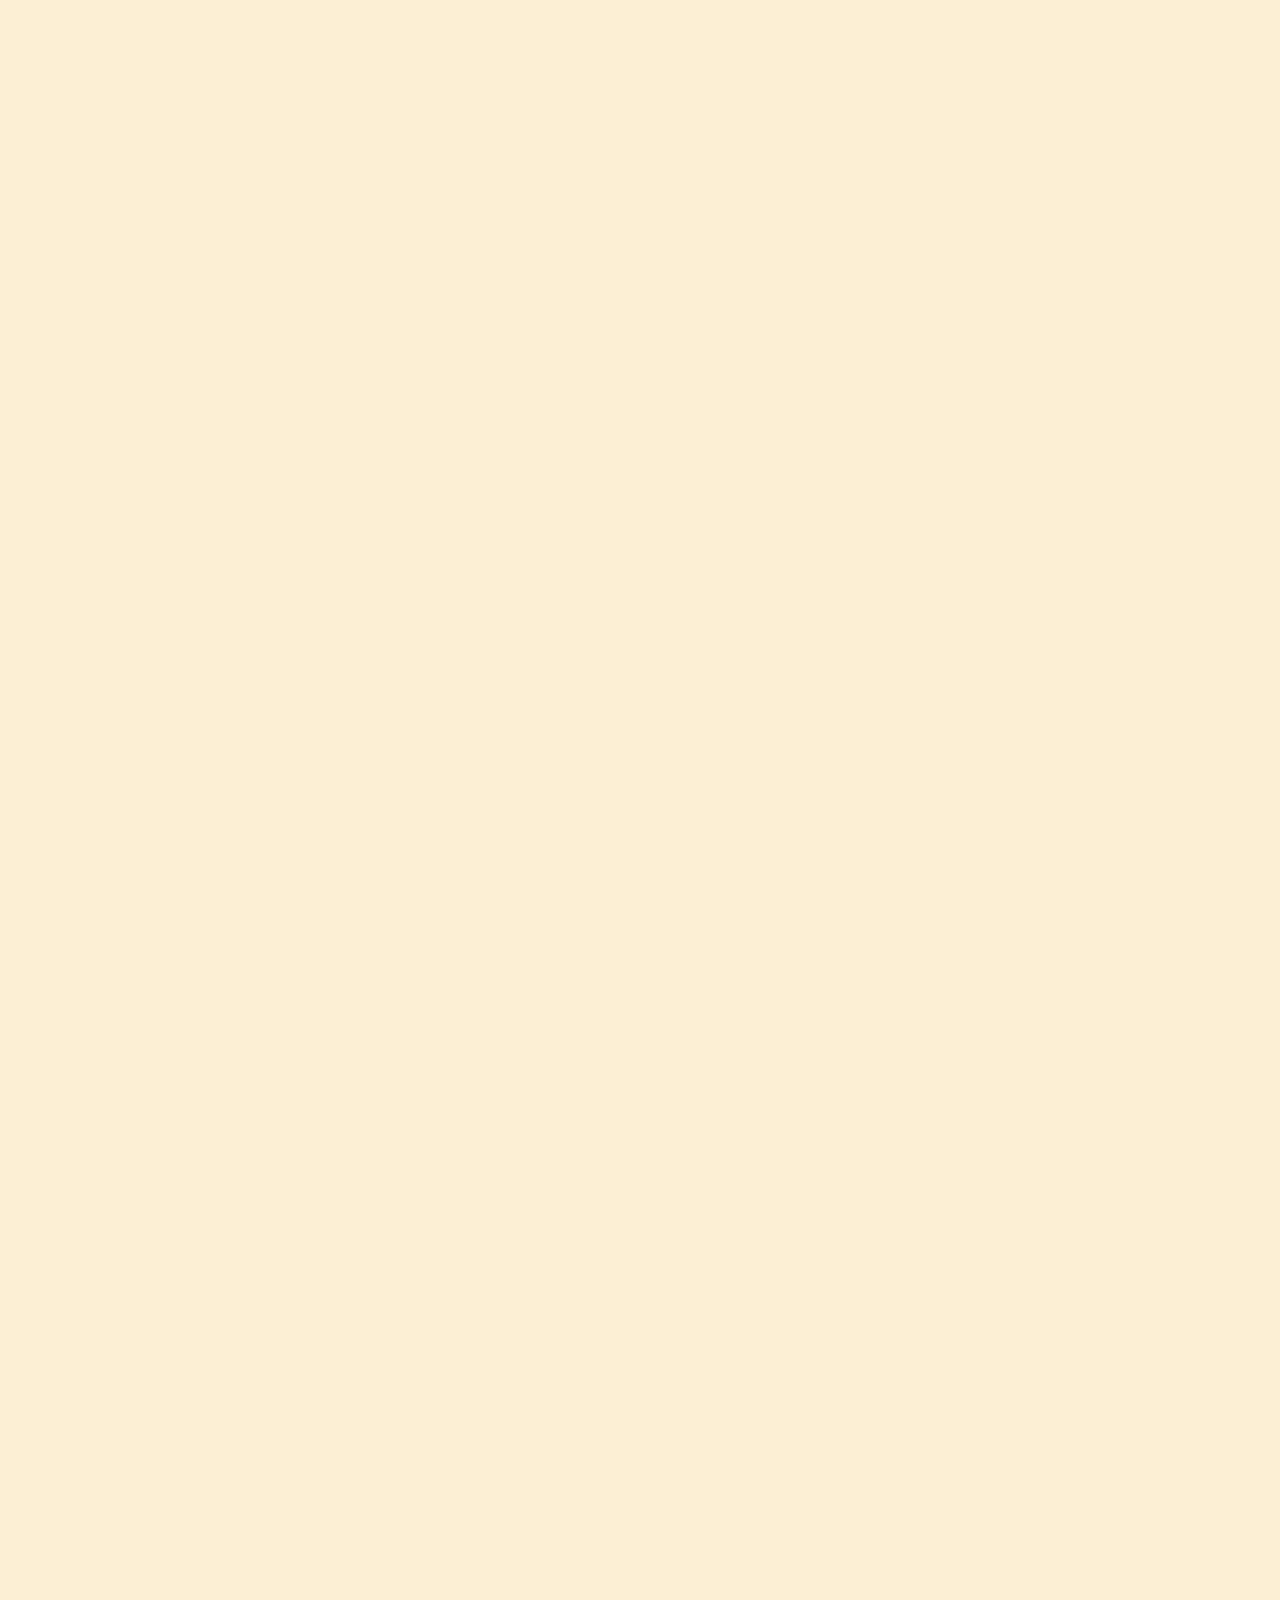
<file: corporate.html>
<!doctype html>
<html lang="en">
  <head>
    <meta charset="utf-8">
    <meta name="viewport" content="width=device-width, initial-scale=1">

    <!-- Bootstrap CSS -->
    <link href="https://cdn.jsdelivr.net/npm/bootstrap@5.3.3/dist/css/bootstrap.min.css" rel="stylesheet" integrity="sha384-QWTKZyjpPEjISv5WaRU9OFeRpok6YctnYmDr5pNlyT2bRjXh0JMhjY6hW+ALEwIH" crossorigin="anonymous">

    <!-- Own Styles -->
    <link rel="stylesheet" href="css/styles.css">

    <!-- Bootstrap Javascript -->
    <script src="https://cdn.jsdelivr.net/npm/bootstrap@5.3.3/dist/js/bootstrap.bundle.min.js" integrity="sha384-YvpcrYf0tY3lHB60NNkmXc5s9fDVZLESaAA55NDzOxhy9GkcIdslK1eN7N6jIeHz" crossorigin="anonymous"></script>

    <title>PRJ4 Base Group Template &mdash; Corporate Information</title>

    <!-- Google Analytics code goes just below here (check PRJ4 Guide for details) -->

    <!-- End of Google Analytics code -->
    
  </head>
  <body data-bs-spy="scroll" data-bs-target="#navbar-corporate" data-bs-smooth-scroll="true">

    <!-- Navigation bar, adapted from https://getbootstrap.com/docs/5.1/components/navbar/ -->
    <nav class="navbar navbar-expand-lg navbar-light">
      <div class="container-fluid">
        <a class="navbar-brand" href="index.html">
          <img src="images/balora-temporary-logo.png" width="40" alt="balora-logo">
        </a>
        <button class="navbar-toggler" type="button" data-bs-toggle="collapse" data-bs-target="#navbarSupportedContent" aria-controls="navbarSupportedContent" aria-expanded="false" aria-label="Toggle navigation">
          <span class="navbar-toggler-icon"></span>
        </button>
        <div class="collapse navbar-collapse" id="navbarSupportedContent">
          <ul class="navbar-nav me-auto mb-2 mb-lg-0">
            <li class="nav-item">
              <a class="nav-link" aria-current="page" href="index.html">Home</a>
            </li>
            <li class="nav-item">
              <a class="nav-link active" href="corporate.html">Corporate</a>
            </li>
          </ul>
        </div>
      </div>
    </nav>
    <!-- End of navigation bar -->

    <header class="py-2 py-md-4 py-lg-5 text-center container-fluid bg-gradient text-light">
      <h1 class="fw-light">Corporate information</h1>
    </header>

    <main class="container-fluid container-xl">
      <div class="row">
        <div class="col-sm-4 col-md-3 col-lg-2 py-4">
          <nav id="navbar-corporate" class="nav sticky-sm-top flex-row flex-sm-column lh-1 justify-content-sm-between">
            <a class="nav-link p-0 mb-sm-3 fs-5 me-2 me-sm-0 text-decoration-none" href="#general">General</a>
            <a class="nav-link p-0 mb-sm-3 fs-5 me-2 me-sm-0 text-decoration-none" href="#content">Content</a>
            <a class="nav-link p-0 mb-sm-2 fs-5 me-2 me-sm-0 text-decoration-none" href="#production">Production</a>
            <nav class="nav d-none d-sm-flex flex-column mb-2">
              <a class="nav-link ms-3 p-0 mb-2" href="#production-1">Design Elements</a>
              <a class="nav-link ms-3 p-0 mb-2" href="#production-2">Credits</a>
              <a class="nav-link ms-3 p-0 mb-2" href="#production-3">Testing Report</a>
            </nav>
            <a class="nav-link p-0 mb-sm-2 fs-5 me-2 me-sm-0 text-decoration-none" href="#marketing">Marketing</a>
            <nav class="nav d-none d-sm-flex flex-column mb-2">
              <a class="nav-link ms-3 p-0 mb-2" href="#marketing-1">Context of campaign and promotional activities</a>
              <a class="nav-link ms-3 p-0 mb-2" href="#marketing-2">Learning Points</a>
              <a class="nav-link ms-3 p-0 mb-2" href="#marketing-3">Future Planning</a>
              <a class="nav-link ms-3 p-0 mb-2" href="#marketing-4">Professionalism</a>
            </nav>
            <a class="nav-link p-0 mb-sm-2 fs-5 me-2 me-sm-0 text-decoration-none" href="#management">Management</a>
            <nav class="nav d-none d-sm-flex flex-column mb-2">
              <a class="nav-link ms-3 p-0 mb-2" href="#management-1">Lean Canvas</a>
              <a class="nav-link ms-3 p-0 mb-2" href="#management-2">Validation of Assumptions</a>
            </nav>
            <a class="nav-link p-0 mb-sm-2 fs-5 me-2 me-sm-0 text-decoration-none" href="#appendix">Appendix</a>
          </nav>    
        </div>
        <div class="col-sm-8 col-md-9 col-lg-10 py-sm-4">

          <!-- Start General -->
          <h2 id="general">General Information</h2>
          <p>
            This branded website is publicly available at
            <a href="https://buas-media-interactive.github.io/">buas-media-interactive.github.io/my-website</a>
            <em>(please change text <b>and</b> hyperlink destination)</em>
          </p>
          <p>
            This website was created by:
            This website was for PRJ4 Brand Devolpment.  <em>&nbsp;</em>
          </p>
          <ol>
            <li>Yasmin Mahamed (ID: 234614)</li>
            <li>Lily de Koning (ID: 234267)</li>
			  <li>Niels Beukers (ID: 224061)</li>
          </ol>
          <!-- End General -->

          <!-- Start Content -->

          <h2 id="content">Content</h2>
          <p>The match between students and pieces of content and corresponding links:</p>
          <table class="table table-bordered table-striped">
            <thead>
              <tr class="bg-white">
                <th scope="col">#</th>
                <th scope="col">Student ID</th>
                <th scope="col">Value</th>
                <th scope="col">Name and link of content</th>
              </tr>
            </thead>
            <tbody>
              <tr>
                <th scope="row">1.</th>

                <td>234614&nbsp;</td>
                <td>Yasmin Mahamed</td>

                 <td>
                  <a href="corporate.html">Corperate</a>
                </td>
               
              </tr>
              <tr>
                <th scope="row">2.</th>

       				<td>234267&nbsp;</td>
					<td>Lily de Koning&nbsp;</td>
                <td>
                  <a href="about-us.html">About us&nbsp;&nbsp;</a>
				  <a href="contact.html">Contact&nbsp;&nbsp;</a>
				  <a href="log-in.html">Log in&nbsp;&nbsp;</a>
                </td>
              </tr>
              <tr>
                <th scope="row">3.</th>

                <td>224061</td>
                <td>Niels Beukers</td>

                <td>
                  <a href="index.html">Home&nbsp;&nbsp;</a>
				  <a href="matches.html">Matches</a>
                </td>
              </tr>
            </tbody>
          </table>
			<p><b>Brand Name</b><br>When it came to creating our brand name, we were quite stumped. We just did not seem to be able to think of something we could all agree upon. At first, we were leaning towards something much easier, “Team Up”. Although it was simple and already implied what the website was about, we were just not satisfied with it.<br><br> We decided to give the name a second draft, thinking about how we could think of a name that sounds truly unique. We decided to look at Odido, which was based on the Greek word “akouein”, which means “to listen”, for inspiration. After long conversations with each other, we wanted a name that exudes confidence and fun. We looked up the translation for volleyball in Latin. There was no direct translation, but the closest thing was “Volapila,” which is of “volare”, meaning to fly, and “pila”, which translates to ball. <br><br>We took the first word, “volare”, and started switching some letters around. When we switched the O and the A, we noticed “Valore” almost sounded like “Valor”, which means great courage in the face of danger. After a bit of playing with that, we eventually changed the V to a B. We liked this since it incorporated the ball aspect of the sport. <br><br>As the last step, we decided to add an A at the end. We found that just “Balor” made it sound strange, and adding the A at the end to change it to <b>“Balora”</b>, made it sound much better and more inviting.</p>
			<img src="images/balora-logo-with-font.png" alt="Balora Logo" width="400px">
			<p><b>Brand Logo</b><br>Our logo went through many phases as well. Anything from incredibly simple, like having one letter, to more complex designs involving a volleyball radar. However, no matter how much we tried, we just were not able to get it right.<br><br> After getting the feedback that our logo should be more playful, we decided to heavily lean into this. Instead of trying to salvage what was already there, we decided to scrap all of our current ideas and start completely from scratch. We tried to think of something playful, and what could be the most playful of everything, and concluded that nothing is more playful than classic cartoons. <br><br>We decided to make a cartoon character out of a volleyball and make him our logo. Not only is this logo fun, but it also plays into Gen Z and millennials' love of retro aesthetics. In a world where all companies keep simplifying and simplifying their logos, we believe our logo is a breath of fresh air, which helps it stick out among its competitors, creating a truly unique and memorable logo.</p>
          
          <!-- End Content, start Production -->
          
          <h2 id="production" class="mt-5">Production</h2>
          <h4 id="production-1" class="mt-2">Design Elements</h4>
			<p> <b>Balora Style Guide</b><br></p>
		  <img src="images/balora-vertical-style-guide.png" alt="Balora Logo" width="400px">
          <p><br><b>Colour scheme</b> <br> Our colour scheme consists of four colours in total and white and black. Our <b>primary colours are blue and beige</b>, our secondary colours are yellow and red and the remaining two are white and black. </p>
          <ul>
            <li>
              <ul class="list-unstyled">
                <li>
                  <span class="border border-secondary rounded px-2 me-1" style="background-color: #329CCE ;"></span>
                  #329CCE
                  <em>The blue colour is inspired by the original volleyball colours, but is tailored to our brand personality. We are a brand with a welcoming, energetic and positive feel, which shows in our marketing campaign. Thus, we chose this specific warmer shade of blue, because it accurately fits those descriptions while maintaining the feelings of energy, youthfulness and sports that come with volleyball.</em>
                </li>
              </ul>
            </li>
			<li>
              <ul class="list-unstyled">
                <li>
                  <span class="border border-secondary rounded px-2 me-1" style="background-color: #FCEFD4  ;"></span>
                  #FCEFD4 
                  <em>The beige colour is a slight twist on the traditional colours of a volleyball, so we are keeping the connection, but tailoring it to our brand personality and values. For instance, beige more bly represents the warmth, accessibility, connection and inclusivity our brand stands for. Additionally, it adds to the approachability feel of our brand, due to the soft tone.<br><br></em>
                </li>
              </ul>
            </li>
			<li>
              <ul class="list-unstyled">
                <li>
                  <span class="border border-secondary rounded px-2 me-1" style="background-color: #D14139;"></span>
                  #D14139  
                  <em>The red is a retro red, which matches our logo that has retro elements. We mainly use it to add a unique colour to our colour palette, outside of the traditional volleyball colours, highlighting Balora’s bold spirit. On top of that, this colour is perfect to make elements pop out and draw attention to certain features. </em>
                </li>
              </ul>
            </li>
			 <li>
              <ul class="list-unstyled">
                <li>
                  <span class="border border-secondary rounded px-2 me-1" style="background-color:	#FAC74F   ;"></span>
                  #FAC74F  
                  <em>The retro yellow is a third colour related to the traditional volleyball colours. This colour communicates a fun and happy feel, tying back to the value of  playfulness of our brand. The yellow is used for accents to make certain elements stand out more.<br><br></em>
                </li>
              </ul>
            </li>
			</ul>
			<li>
              <ul class="list-unstyled">
                <li>
                  <span class="border border-secondary rounded px-2 me-1" style="background-color:	#FFFFFF   ;"></span>
                  #FFFFFF 
                  <em>For a more clean colour contrast, we sometimes implement white to provide better readability and distinction between element.</em>
                </li>
              </ul>
            </li>
			 <li>
              <ul class="list-unstyled">
                <li>
                  <span class="border border-secondary rounded px-2 me-1" style="background-color:	#000000   ;"></span>
                  #000000 
                  <em>For text, we use black at times, to improve the readability. <br><br></em>
                </li>
              </ul>
            </li>
            <p><b>Font choices:<br></b> 
				For our body font we went with "Raleway". We think this font gives a nice and prosessinonal look while still looking round and inviting, a quality that is very important to us. <br><br> Then for our other font (which we used for all of our headers) we knew we had to go big and playful. For this we looked at our logo. It is no secret that our logo is heavily inspired by old cartoons and we really steered into that when choosing our header font. After searching for a long time, we eventually ended up with "Wicked Mouse". This font is clrearly inspired by Looney Tunes and old Disney cartoons, which fits in perfectly with our logo.<br><br></p>
            <p><b>User interface patterns and structure of navigation and content</b></p>
            One of the most important aspects a website can have. For this, we went through a lot of trial and error before we got it right. <br><br>
			Firstly, let's start on the home page. When you boot up Balora, the first thing you are going to notice is the big blue bar welcoming you to the website. This section is also known as a hero section.. We went with a hero section here since we wanted our website to open with a big boom, but found that our soothing blue made it easy on the eyes as well. Below are all of the parameter options our users get when looking for a match. These parameter options consist of multiple functions. We use everything from drop-down menus, calendars, and search bars. We went with all of these options, since we found out in practice that different data was much precise and easier to use when using different kinds of menu functions.. We added these elements to these places because that is the website’s main function. The second thing our users will notice is the navigation bar at the top. On this bar, we have home, volleyball matches, about us, contact, corporate, create volleyball match, and log in. All of these options bring our users to all of the different pages of our website, and we think our users should always have access to these options. When we go down, we see two cards. One with “What is Balora?” and “How does it work?”. We decided to place these two cards here to make sure there is no confusion whatsoever about our website and its functionality.  Then, at the bottom of the page, we find the contact page. Just like the navigation bar, we find the contact bar at the bottom of every page. We find this important since we always want our users to remember they can contact us whenever they need to.<br><br> 
			Secondly, we will take a look at our matches page. Like the home page, the first thing that our users will see is the blue bar with all of the options. We somewhat copied the hero section from the home page for some visual consistency. The reason why we chose to reuse all the search buttons and bars here is that we want our users to be able to modify their choices whenever they want. Think of situations where a user accidentally filled in some wrong information, in this they will always have the option to correct themselves. When we scroll down, we see all of the match cards. Each card is representative of a match someone has created. Within these cards, we can find all of the appropriate information, like name, location, date, time, skill level, and a description. We put all of these here so our users can easily see what matches work for them. We went with cards in this section since we think it is a clean and efficient way to let players see all the info they need in a small and concise manner.<br><br> 
			Thirdly, we will take a look at our login page. We first put the user login, with registration, and forgot password below.  This is just like every other login screen is most natural for our users to use. Behind this bar, we can see a picture of people playing volleyball with a setting sun in the background. We found the people playing to be very welcoming to new users. That, mixed with the warm colors of the setting sun, really gives the login screen an amazing welcome feeling, which we were aiming for.<br><br> 
			Fourthly, let’s take a look at our About Us page. Here we are greeted by a nice picture of a volleyball field around us. We found this to be very aesthetically pleasing, while still keeping in line with what our website is about. When we scroll down, we can find our brand vision. We put this at the top of our About Us page since we find that one of the most important aspects of this page. When our users see this part, they immediately know what Balora is all about. On the left side of this card, we can see a video playing. What better way to convey a vision than to show people? We had one of our talented members edit a nice video that accompanies the text explaining our brand vision flawlessly. Below that are our values. These are neatly organized in drop-down accordions. We found that just putting cards with our information here was messy, and the page ended up feeling cluttered because of it. That is why we decided to store them away in smaller accordions, so that our users can read them once they click on them.  Below our values, our users can find our brand persona. We think our user base would greatly appreciate seeing what we are based on them, and know people can truly find themselves in our created brand persona. Our brand persona is below the other two information blocks since we thought it was more important for our users to learn about us before they can see what we think our general audience is. And lastly, we can see our style guide. We put this at the bottom of the page since we saw this as a nice bonus for die-hard Balora fans. It is truly there for people who love our brand and like to see where all of our styling decisions come from, but since not everyone will be such a die-hard fan, we decided to place this element at the bottom. At first, we had this vision board posted at the bottom in full, but this made the web page simply way too large. After trying out multiple solutions, we decided on using a carousel. This allowed us to split the vision board into three equally large pieces, meaning we could shorten it to two-thirds. This makes the size of the page much more digestible.<br><br>
			Lastly, there is the contact page. Even though we have a contact bar at the bottom of every page, we wanted to give our users the option to contact us directly from the website. We know that taking extra steps that lead away from our website can often be cumbersome for our users, so we wanted to give everyone the option to contact us from the website directly.
          <h4 id="production-2" class="mt-2">Credits</h4>
          <p>Links and/or credits for third-party elements:</p>
          <ul>
            <li>HTML <b>templates</b> if these are different from this one (<a href="https://github.com/buas-media-interactive/prj4-group-template" target="_blank">buas-media-interactive/prj4-group-template</a>)</li>
            <li>The source code for <b>UX patterns</b> other than the ones provided by the “Bootstrap” library (see <a href="https://getbootstrap.com/docs/5.2/" target="_blank">getbootstrap.com/docs</a> for a list of such patterns)</li>
            <li><b>Images</b> that were not produced by students themselves, including when crediting is not mandatory (in other words, we ask you to credit Unsplash images)</li>
			 <p>https://unsplash.com/photos/silhouette-of-people-playing-basketball-during-sunset-0NaQQsLWLkA<br>
				 https://unsplash.com/photos/man-in-white-shorts-playing-volleyball-during-daytime-1v7axvhwnOU<br>
				 https://unsplash.com/photos/3-men-playing-basketball-on-white-court-jYtOkwj6JL0<br>
				 http://unsplash.com/photos/a-woman-dives-to-catch-a-frisbee-on-the-beach-tdJfzQ46SRc<br>
				 https://unsplash.com/photos/a-volley-ball-sitting-in-the-sand-on-a-beach-FSzuN_S1Pww<br>
				 https://unsplash.com/photos/a-woman-reaching-up-to-hit-a-volleyball-eCdOPh1jYuo<br><br>
			  https://www.google.com/search?q=location+icon+&sca_esv=bd155e7d16634e36&rlz=1C1___nlNL1080NL1080&udm=2&biw=1536&bih=742&sxsrf=AHTn8zrnGh0gqnYUYlugyVbCxIsk2rgSZA%3A1744839597451&ei=rSMAaJOgG67si-gP0evJ4Q8&ved=0ahUKEwjTqpWDwt2MAxUu9gIHHdF1MvwQ4dUDCBE&uact=5&oq=location+icon+&gs_lp=[base64]&sclient=img#vhid=dJ0nNI4d5Uw5-M&vssid=mosaic<br><br>
			  https://www.google.com/search?sca_esv=bd155e7d16634e36&rlz=1C1___nlNL1080NL1080&sxsrf=AHTn8zpoOv0G_1vTsbbFJdWTGCrtCTIyfQ:1744839907417&q=phone+icon&udm=2&fbs=[base64]&sa=X&sqi=2&ved=2ahUKEwijmfyWw92MAxUAxQIHHaniBVcQtKgLegQIHRAB&biw=1536&bih=742&dpr=1.25#vhid=ex6o_r7gMT1dPM&vssid=mosaic<br><br>
			  https://www.pexels.com/video/people-playing-beach-volleyball-6179716/<br>
				 
			  https://www.pexels.com/video/close-up-view-of-people-touching-the-ball-6180096/<br> 

			  https://www.pexels.com/video/volleyball-blocked-right-above-the-net-6179958/ </p>
          </ul>
          <h4 id="production-3" class="mt-2">Testing Report</h4>
  <section>
    <p>Our current primary objective is to find how our users like our current interface and how we can improve on it, so we can make an easy and simple experience for our userbase.</p>
  </section>

  <p><b>What should our users be able to do?</b></p>
  <section>
    <ul>
      <li>Learn about Balora in a matter of seconds.</li>
      <li>Easily navigate the website (locate and join volleyball matches).</li>
      <li>Find out the playful and approachable brand tone we strive for.</li>
    </ul>
  </section>

  <p><b>Participations</b></p>
  <section>
    <p>Our participants will be five to seven people who fit our target demographic: international students or young adults (18 to 30) living in the Netherlands and interested in the sport of volleyball.</p>
  </section>

  <p><b>Setting</b></p>
  <section>
    <ul>
      <li>Depending on the participant's availability, the test will be administered in-person on campus in a closed room.</li>
      <li>The participant will use the Balora website's clickable prototype.</li>
    </ul>
  </section>

  <p><b>Protocol</b></p>
  <section>
    <p>After a brief introduction, participants will be informed that they are free to speak out loud and that we are testing the website, not them.</p>
    <p>Four important activities (such as "Find a volleyball game near you" and "Sign up as a new player") will be required of them.</p>
    <p>We'll encourage participants to share their thoughts while they browse the website using a "think aloud" technique.</p>
    <p>Key observations will be gathered for usability insights, and sessions will be audio-recorded.</p>
    <p>We'll do a brief feedback interview regarding their experience, preferences, and overall impressions following the tasks.</p>
  </section>

  <p><b>Introduction</b></p>
  <section>
    <p>Thank you for participating in this user test for Balora, a platform that helps people find and join local volleyball games. We're testing the website to see how clear and user-friendly it is. There are no right or wrong answers here.</p>
    <p>As you go through the tasks, please say your thoughts out loud—anything you’re thinking, feeling, or wondering. This helps us understand how users experience the website.</p>
    <p>At the end, we’ll ask you a few short questions about your experience and any feedback you have. This is going to take around 15 to 20 minutes.</p>
  </section>

  <p><b>Tasks</b></p>
  <section>
    <p><b>Find out what the main function of Balora is.</b></p>

    <p><b>Main Tasks (Think Aloud):</b></p>
    <ul>
      <li>Find a volleyball game in your preferred location.</li>
      <li>Join a volleyball match.</li>
      <li>Create a volleyball match.</li>
    </ul>

    <p><b>Additional tasks</b></p>
    <ul>
      <li>Sign up or log in as a user.</li>
      <li>Find information on how Balora works.</li>
      <li>Navigate back to the homepage after joining or creating a game.</li>
      <li>Find out how many people have joined the match already.</li>
    </ul>
  </section>

  <p><b>Feedback</b></p>
  <section>
    <ul>
      <li>Was anything confusing or unclear while using the website?</li>
      <li>Were there any points where you didn’t know what to do next?</li>
      <li>Did the website feel smooth and easy to use?</li>
      <li>What did you like the most about using the website?</li>
      <li>What did you like the least?</li>
      <li>If you had to describe your experience in three words, what would they be?</li>
      <li>How likely are you to use Balora to find volleyball games? (Scale of 1–5)</li>
      <li>Did the website match your expectations based on the first impression?</li>
      <li>Did the design feel fun and welcoming to you?</li>
      <li>What would you improve or change about the website?</li>
    </ul>
  </section>

  <p><b>Findings</b></p>
  <section>
    <p>After creating our website and getting it running, we tested our website on multiple users to get insight into how our app works and how people like it. The findings were surprising and very insightful.</p>

    <p>The first task we had our users do was to find out what Balora is. This went very well. All of the users were able to identify that Balora is a website that helps people find and create volleyball matches using key visuals and clear options.</p>

    <p><b>Main tasks:</b></p>
    <ul>
      <li>Finding a match</li>
      <li>Joining a match</li>
      <li>Creating a match</li>
    </ul>

    <p>While no one failed these tasks, there were some errors. For example, one user misunderstood the term "match" as a romantic match, similar to Tinder. This shows a need for clearer terminology. <br>Another user noticed inconsistency in the search bar design between the home page and the matches screen. They suggested keeping them consistent. One issue with the prototype was the login page, which did not work. <br>Users found this confusing, but this is expected with prototypes. Another comment was about redundancy: there are two buttons for creating a match — one in the matches dropdown and one in the top right corner. A user found this unnecessary. <br> When users tried to find out how Balora works, they were able to get to the About Us page, but some were confused due to too much text on the homepage. A suggestion was made to either reduce the text or move it to a separate page.</p>
  </section>

  <p><b>Overall Impressions</b></p>
  <section>
    <p><b>Positives</b></p>
    <ul>
      <li>Clear and straightforward functionality.</li>
      <li>Tasks were completed without help.</li>
      <li>Inviting color scheme and logical placements.</li>
      <li>Strong character in design.</li>
    </ul>

    <p><b>Negatives</b></p>
    <ul>
      <li>Terminology around "match" was confusing.</li>
      <li>Inconsistencies between pages (e.g., search bars).</li>
      <li>Visual aspects (color choices and overuse of cards) could be improved.</li>
      <li>Too much text in some areas, which could be intimidating.</li>
    </ul>
  </section>

  <p><b>Conclusion</b></p>
  <section>
    <p>The initial prototype of Balora was received surprisingly well. Most things functioned as expected, and the layout made sense to users.</p>
    <p>There is still room for improvement, especially in design consistency, button placement, and simplifying text-heavy sections.</p>
    <p>We view these test results as a positive step forward in improving and growing our platform.</p>
  </section>

          <!-- End Production, start Marketing -->

          <h2 id="marketing" class="mt-5">Marketing</h2>
  <h3>Communication and Media Plan and Marketing Campaign</h3>

  <p><b>Campaign Overview</b></p>
  <p>In the Netherlands, many international students struggle to find a local sport community, especially for team sports like volleyball. Weekly matches at traditional student clubs can be hard to commit to, and language barriers often make things even more challenging.</p>
  <p>Even though volleyball is a popular, non-contact and accessible sport that brings people together, finding a team to play with without the complications of commitment can feel out of reach when you're far from home or don't know where to start.</p>
  <p><b><em>That's where Balora comes in.</em></b> Balora is the helping hand, offering international students a platform where they can find their local volleyball community. They get the opportunity to create and join spontaneous matches in their area, without the stress of a traditional club and the language pressure. Balora serves as an easy gateway to connect and play volleyball <em>your way</em>, anytime, anywhere.</p>

  <p><b>Why Balora?</b></p>
  <p>Balora is a new platform that makes playing volleyball spontaneous, accessible, and social. Your skill level doesn’t matter—Balora connects international students in your area who are eager to play volleyball. Whether you want to find a team, join matches, or create your own spontaneous game, Balora helps make it happen.</p>

  <p><b>The Campaign’s Purpose</b></p>
  <p>This campaign aims to build brand awareness and create interest among our target audience: primarily international students in the Netherlands who love volleyball but struggle to find people to play with. Instead of promoting Balora as a formal product/service, the campaign will use a mix of humor, relatable scenarios, and a friendly tone to show that Balora is here to help and always within reach.</p>

  <p><b>Emotional Core</b></p>
  <p>This campaign is more than just promoting our brand. It’s about giving our target audience a sense of belonging. Starting a new life in a different country can already be overwhelming, but sometimes, all it takes to feel at home is a shared hobby. That is why Balora offers a way to turn strangers into teammates and teammates into friends. Balora is a reminder that even far from home, there is a place for you. <b>Volleyball, your way – Anytime, anywhere.</b></p>

  <p><b>Objectives</b></p>
  <ul>
    <li><b>Specific:</b> Share the word that Balora is the best service for locating volleyball teams in the Netherlands.</li>
    <li><b>Measurable:</b> Reach 100 followers on the Balora Instagram.</li>
    <li><b>Achievable:</b> Use humorous, relatable content to attract international students.</li>
    <li><b>Relevant:</b> Support the objective of creating an active, approachable, and spontaneous volleyball community.</li>
    <li><b>Time-based:</b> Campaign runs for 3 weeks with a final analysis at the end.</li>
  </ul>

  <h2>Target Audience</h2>
  <p><b>Primary:</b> International students (ages 18–25) living/studying in the Netherlands.</p>
  <p><b>Secondary:</b> Dutch students and casual volleyball lovers who want to play more often but lack a team.</p>
  <p>We specifically speak to people who are:</p>
  <ul>
    <li>Missing a sense of an inclusive and accessible volleyball community</li>
    <li>Looking for casual ways to socialize with like-minded students</li>
    <li>Struggling with language barriers or organization when joining sports abroad</li>
  </ul>

  <p><b>Key Message</b></p>
  <p><b><em>“Balora believes that volleyball should be spontaneous and accessible to everyone, especially international students.</em></b> Whether you're a casual player or a passionate athlete, Balora connects you to an energetic community that shares your love for volleyball.”</p>
  <p>With just a few clicks, you can find, join, and enjoy volleyball matches on your own terms.</p>

  <p><b>Brand Identity and Campaign Tone</b></p>
  <p>Balora’s brand personality is friendly, inclusive, energetic, and a little playful. Our campaign reflects that through:</p>
  <ul>
    <li>Visuals of students, outdoor fields, volleyball gear, and diverse players</li>
    <li>Informal, upbeat, and relatable tone</li>
    <li>Characters that feel like real friends</li>
    <li>Settings like campus, parks, and classrooms</li>
  </ul>

  <p><b>Communication Channels and Platforms</b></p>
  <ul>
	<li><b>Instagram:</b> Visual storytelling through posts, stories, and clips. Builds community and relatability. <a href="https://digitalvar.es/en/social-networking/what-is-ig-the-power-of-instagram/" target="_blank">Source</a></li>
  <li><b>TikTok:</b> Short-form video content with humorous and relatable tone. High potential for virality. <a href="https://amberstudent.com/blog/post/the-ultimate-guide-to-gen-z-social-media-habits#bwhere-do-they-spend-their-time-onlineb" target="_blank">Source</a></li>
  </ul>
  

  <p><b>Media Strategy</b></p>
  <ul>
    <li><b>Timing:</b> Posts go live at 12 PM and 9 PM for optimal student engagement. <a href="https://sproutsocial.com/insights/best-times-to-post-on-social-media/" target="_blank">Source</a></li>
    <li><b>Frequency:</b> Mix of daily and weekly posts to test engagement levels. <a href="https://getjobsdone.nl/kennis/blogs/wat-is-de-ideale-frequentie-om-te-posten-op-social-media" target="_blank">Source</a></li>
    <li><b>Engagement:</b> Second-person narration, story reposts, direct interaction.</li>
  </ul>

  <p><b>Success Metrics</b></p>
  <ul>
    <li>Engagement rate: Likes, shares, comments, saves</li>
    <li>Follower growth on Instagram and TikTok</li>
    <li>Emotional connection analysis through comments and interactions</li>
  </ul>

  <p><b>Campaign Promotional Activities</b></p>
  <p>The campaign includes:</p>
  <ul>
    <li>Humorous and relatable Instagram/TikTok content</li>
    <li>Hashtags like #volleyballteam #findyourteam #volleyballplayers</li>
    <li>Platform-specific tweaks to optimize reach</li>
    <li>Performance comparison across different content types</li>
  </ul>

  <h3>Post 1: Poster Image (Instagram)</h3>
  <p><b>Visual:</b> Silhouettes playing volleyball on a beach at sunset</p>
  <p><b>Caption:</b> "No volleyball team? No problem! 🏐 Balora is coming soon to help you find players. Stay tuned!"</p>
  <p><b>Vibe:</b> Chill, nostalgic, student-friendly</p>

  <h3>Post 2: Audio-Visual (TikTok/Instagram Reels)</h3>
  <p><b>Visual:</b> Volleyball hits a student after a funny monologue</p>
  <p><b>Caption:</b> "Join Balora to find volleyball teams! ⚡ Let's play!"</p>
  <p><b>Vibe:</b> Funny, surprising, viral potential</p>
  <p><b>Performance:</b> 687 views, 31 likes, 2 followers gained</p>
  <p><b>Audience:</b> 69% female, 63.2% Netherlands-based, mostly aged 18–24</p>

  <h3>Post 3: Audio-Visual (TikTok/Instagram Reels)</h3>
  <p><b>Visual:</b> A tech-fail joke turns into a Balora pitch</p>
  <p><b>Caption:</b> "Trying to work tech can be a pain! But you know what's way more fun? Playing volleyball!"</p>
  <p><b>Vibe:</b> Relatable, light, informative</p>

          <ul class="list-unstyled d-flex flex-wrap justify-content-center align-items-center">
            <li class="m-2">
              Tiktok account: <a href="https://www.tiktok.com/@balora_official1?_t=ZN-8vYWO4fvnT4&_r=1">balora_official<br><br>  
              </a>
            </li>
			  <video autoplay loop muted class="h-20">
            <source src="images/marketing/social-media-post-een.mp4" type="video/mp4">
          </video>
            <li class="m-2">
              <a href="#"><!-- Please make a link to your socials instead -->
                <video autoplay loop muted class="h-20" style="object-fit: cover;">
            <source src="images/marketing/social-media-post-twee.mp4" type="video/mp4">
          </video>
              </a>
            </li>
            <li class="m-2">
              <a href="#"><!-- Please make a link to your socials instead -->
                <img alt="Image Placeholder" class="img-thumbnail h-20" src="images/marketing/videoanalyse-een.jpg">
              </a>
            </li>
			 <li class="m-2">
              <a href="#"><!-- Please make a link to your socials instead -->
                <img alt="Image Placeholder" class="img-thumbnail h-20" src="images/marketing/followup-een.jpg">
              </a>
            </li>
			 <li class="m-2">
              <a href="#"><!-- Please make a link to your socials instead -->
                <img alt="Image Placeholder" class="img-thumbnail h-20" src="images/marketing/last-analyse-een.jpg">
              </a>
            </li>
			 <li class="m-2">
              <a href="#"><!-- Please make a link to your socials instead -->
                <img alt="Image Placeholder" class="img-thumbnail h-20" src="images/marketing/story-analyse-twee.jpg">
              </a>
            </li>
			 <li class="m-2">
              <a href="#"><!-- Please make a link to your socials instead -->
                <img alt="Image Placeholder" class="img-thumbnail h-20" src="images/marketing/story-followup-twee.jpg">
              </a>
            </li>
          </ul>
        
          <!-- End Marketing, start Management -->
          <h2 id="management" class="mt-5">Management</h2>

          <h4 id="management-1" class="mt-2">Lean Canvas</h4>
		  
		  <p><b>Problem (based on the problem interviews)</b><br><br>
• International students can't easily find local volleyball games.<br>
• Most volleyball clubs require long-term commitment, high skill, or Dutch fluency.<br>
• There's no central, casual platform to join or host spontaneous games in nearby areas.</p>

<p><b>Solution (based on the problem and solution interviews)</b><br><br>
• Filter and find volleyball games by location and skill level.<br>
• Join or create fun, spontaneous matches with one click.<br>
• Community-driven, connect with other players in a team setting.</p>

<p><b>Customer segments</b><br><br>
<b>Primary:</b> International students (ages 18–25) living/studying in the Netherlands, struggling with language barriers or organizations when joining sports in a foreign country.<br><br>
<b>Secondary:</b> Dutch students and casual volleyball lovers who want to play more often but lack a team.<br><br>
<b>Ideal Customer Characteristics:</b><br>
• Interested in social activities and meeting new people<br>
• Potentially feeling isolated in a new environment<br>
• Looking for flexible and non-committal ways to play volleyball</p>

<p><b>Unique value proposition</b><br><br>
There is no pressure, whether you are a beginner or an advanced player. You don’t have to be Dutch speaking and you can find matches nearby your location.</p>

<p><b>Unfair advantage</b><br><br>
• Community brand focused on international students.<br>
• Spontaneity and social matching not offered by sports clubs or Meetup.<br>
• Warm, inclusive tone and vibe that makes people feel welcome, not competitive.<br>
• Local-focused on every city (e.g., Amsterdam, Utrecht, Rotterdam, Breda).</p>

<p><b>Channels</b><br><br>
• Instagram and TikTok (fun, spontaneous reels and memes).<br>
• Flyers/posters at international student spots (gyms and campuses).<br>
• Word of mouth.</p>

<p><b>Key metrics</b><br><br>
<b>Engagement Rate:</b> Likes, shares, comments, and saves on posts.<br>
<b>Follower Growth:</b> The increase in followers on both Instagram and TikTok.<br>
<b>Experiences Analysis:</b> Based on the engagement rate, we will conclude an analysis of the overall emotion of our target audience, looking for the type of interactions they have with our post.</p>

<p><b>Cost structure</b><br><br>
<b>Fixed costs (Monthly):</b><br>
• Website and App Development: €2,000<br>
• Accounting Tools: €25<br>
• Design Software (Canva Pro, Adobe Creative Cloud): €30<br>
<b>Total Monthly Recurring Fixed Costs:</b> €2,055<br><br>
<b>One-Time Costs:</b><br>
• Business Registration and Legal Fees: €400<br><br>
<b>Estimated Fixed Costs – First Year:</b><br>
• Total Annual Recurring Fixed Costs: €24,660 (€2,055 × 12 months)<br>
• Total One-Time Fixed Costs: €400<br>
<b>Estimated Total Fixed Costs (Year 1):</b> €25,060</p>

<p><b>Variable Costs</b><br><br>
• Influencer Collaborations: €100 – €300 per collab<br>
• Freelance PR/Outreach Support: €100 – €250 per instance<br>
• Social Media Advertising (Instagram, TikTok): Varies<br>
• Flyer and Poster Production: Varies<br>
• Partnerships with Student Orgs / Local Businesses: Based on agreement<br>
• PR Campaigns: Highly variable</p>

<p><b>Revenue Stream: "Balora Premium"</b><br><br>
A premium plan offering enhanced features for players looking for more control and visibility.</p>

<p><b>Value Proposition:</b><br><br>
• Advanced filtering<br>
• Priority game notifications<br>
• Private group creation and management tools<br>
• Enhanced profile features</p>

<p><b>Pricing:</b><br><br>
€8 per month</p>

<p><b>Cost per Subscription (Variable)</b><br><br>
• Transaction Processing Fee: €0.40<br>
• Platform Maintenance per Subscriber: €0.05<br>
<b>Total Variable Cost per Subscriber:</b> €0.45<br>
<b>Contribution Margin per Subscriber:</b> €8.00 - €0.45 = €7.55</p>

<p><b>Break-Even</b><br><br>
<b>Annual Contribution Margin per Subscriber:</b><br>
€7.55 × 12 months = €90.60<br><br>
<b>Break-Even Subscribers Required (Year 1):</b><br>
€25,060 / €90.60 = ~277 subscribers</p>

<p><b>Services/products</b><br><br>
A website platform that allows international students to find, join casual volleyball games, and even host their own. The service includes features for filtering by location and skill level, and connections between players. Optional premium features, like the ability to create and host private games with specific groups of friends, a "boost" feature to make their open game listings more visible.</p>

<p><b>Validation of Assumptions</b></p>

<p><b>Problem Interviews</b><br><br>
In our problem interviews with international students in the Netherlands, we explored the specific challenges they encounter when trying to participate in local volleyball games. We identified important challenges that helped shape our concept and focus on elements of our brand, such as accessibility, connection and community building. A commonly mentioned frustration was the difficulty in finding casual, local games that didn't require a long-term commitment or a high skill level. Many felt excluded from existing volleyball clubs due to these factors, as well as the potential language barrier. A problem that was mentioned often in the interviews was the lack of central platforms where they could easily discover and join spontaneous games in their area.</p>

<p>Participants expressed a desire for a way to connect with other players without the pressure of tryouts or weekly obligations. This lack of a simple solution often led to feelings of isolation and missed opportunities for social interaction and physical activity. The need for a platform that specifically caters to non-Dutch speakers was also highlighted, emphasizing the importance of inclusivity. These observations highlighted the need for an easy-to-use platform that connects the local volleyball scene with international students looking for informal play.</p>

<p><b>Solution Interviews</b><br><br>
Throughout our solution interviews, we presented international students with the concept of Balora, our website platform, and gathered valuable feedback to further refine our business model and website features. Many interviewees were hesitant to join structured clubs but were enthusiastic about the idea of one-click access to casual games. The ability to filter games by both location and skill level was seen as crucial for finding relevant and enjoyable matches. The community-driven aspect of Balora, making connections between players in a team setting, resonated bly with the desire for social interaction and meeting new people. Trust is a crucial element; consumers said that if there were clearer indicators of skill level and a friendly, non-competitive environment, they would be more likely to participate in games and use the platform. Several interviewees appreciated the focus on international students and the promise of a platform that exceeds language barriers. Features like clear game descriptions, easy RSVP options, and potentially even player ratings were suggested to enhance trust and allow smooth game organization. Practical considerations, such as mobile accessibility and clear location information, were also highlighted. Overall, the interviews confirmed a strong interest in an accessible and inclusive platform like Balora that simplifies the process of finding and joining casual volleyball games, giving a sense of community among international students.</p>
          

          <!-- End Management, start Appendix -->
          

          <h2 id="appendix" class="mt-5">Appendix</h2>

          <p>
            Please use the list below to provide links to evidence for all parts of your justication.
            Please double-check all links before delivering the website.
            Do not hesitate to refer to these numbers above.
          </p>

          <ol>
            <li>
              <a href="https://" target="_blank">Description of evidence #1</a>
            </li>
            <li>
              <a href="https://" target="_blank">Description of evidence #2</a>
            </li>
            <li>
              <a href="https://" target="_blank">Description of evidence #3</a>
            </li>
            <li>
              <a href="https://" target="_blank">Description of evidence #4</a>
            </li>
            <li>
              <a href="https://" target="_blank">Description of evidence #5</a>
            </li>
          </ol>
          
        </div>
      </div>
    </main>

  </body>
</html>
</file>
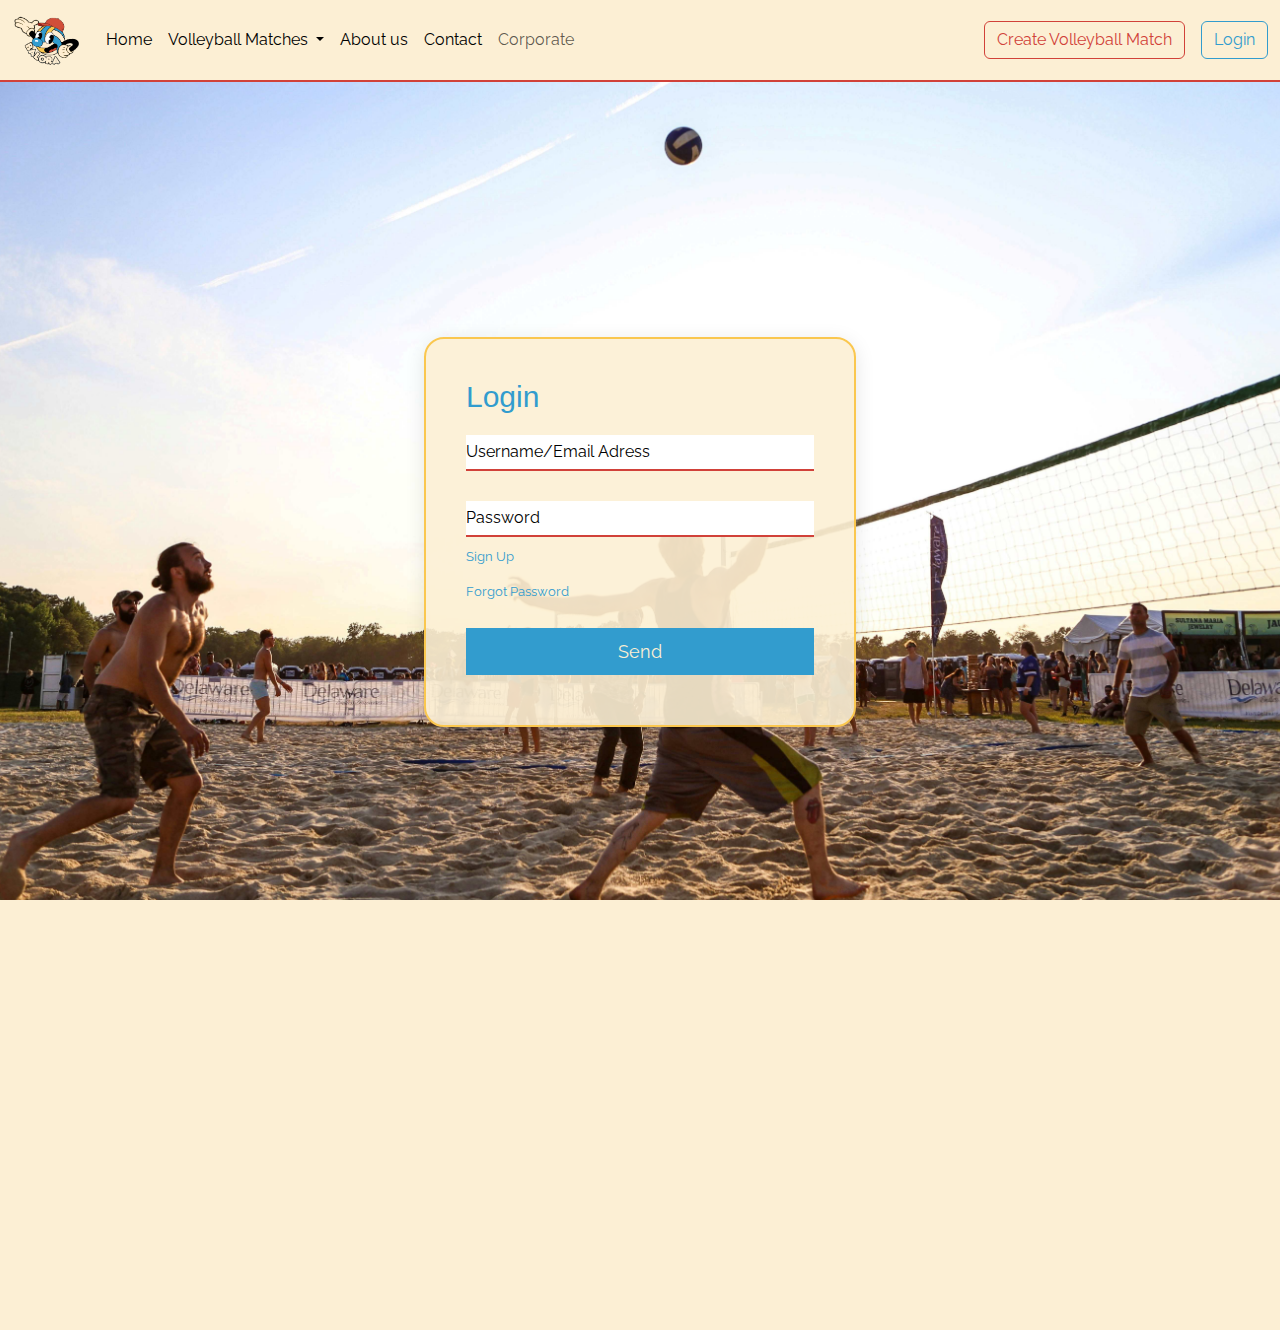
<file: log-in.html>
<!doctype html>
<html lang="en" class="h-100">
  <head>
    <meta charset="utf-8">
	<link rel="icon" href="images/balora-logo-with-name.png">
    <meta name="viewport" content="width=device-width, initial-scale=1">

    <!-- Bootstrap CSS -->
    <link href="https://cdn.jsdelivr.net/npm/bootstrap@5.3.3/dist/css/bootstrap.min.css" rel="stylesheet" integrity="sha384-QWTKZyjpPEjISv5WaRU9OFeRpok6YctnYmDr5pNlyT2bRjXh0JMhjY6hW+ALEwIH" crossorigin="anonymous">

    <!-- Own Styles -->
    <link rel="stylesheet" href="css/styles.css">

    <!-- Bootstrap Javascript -->
    <script src="https://cdn.jsdelivr.net/npm/bootstrap@5.3.3/dist/js/bootstrap.bundle.min.js" integrity="sha384-YvpcrYf0tY3lHB60NNkmXc5s9fDVZLESaAA55NDzOxhy9GkcIdslK1eN7N6jIeHz" crossorigin="anonymous"></script>

    <title>PRJ4 Base Group Template &mdash; Example based on Bing Chat&rsquo;s suggestion</title>

    <!-- Google Analytics code goes just below here (check PRJ4 Guide for details) -->

    <!-- End of Google Analytics code -->

  </head>
  <body class="h-100 d-flex flex-column">

    <!-- Navigation bar, adapted from https://getbootstrap.com/docs/5.1/components/navbar/ -->
	<nav class="navbar sticky-top navbar-expand-lg navbar-light">
      <div class="container-fluid d-flex justify-content-between align-items-center">
        <a class="navbar-brand" href="#">
          <img src="images/balora-logo-with-font.png" width="70" alt="Breda University of Applied Sciences">
        </a>
        <button class="navbar-toggler" type="button" data-bs-toggle="collapse" data-bs-target="#navbarSupportedContent" aria-controls="navbarSupportedContent" aria-expanded="false" aria-label="Toggle navigation">
          <span class="navbar-toggler-icon"></span>
        </button>
        <div class="collapse navbar-collapse" id="navbarSupportedContent">
          <ul class="navbar-nav me-auto mb-2 mb-lg-0">
            <li class="nav-item">
              <a class="nav-link active" href="index.html">Home</a>
            </li>
			  
			<!--matches page-->
			<li class="nav-item dropdown">
              <a class="nav-link active dropdown-toggle" href="#" id="navbarDropdown" role="button" data-bs-toggle="dropdown" aria-expanded="false">
                Volleyball Matches
              </a>
              <ul class="dropdown-menu" aria-labelledby="navbarDropdown">
                <li><a class="dropdown-item" href="matches.html">Join match</a></li>
                <li><hr class="dropdown-divider"></li>
				<li><a class="dropdown-item" href="log-in.html">Create Volleyball Match</a></li>
              </ul>
            </li>
			<!--matches page-->
			  
			 <li class="nav-item">
              <a class="nav-link active" aria-current="page" href="about-us.html">About us</a>
            </li>
			<li class="nav-item">
              <a class="nav-link active" aria-current="page" href="contact.html">Contact</a>
            </li>
            <li class="nav-item">
              <a class="nav-link" href="corporate.html">Corporate</a>
            </li>
		 </ul>
			
			<div class="d-flex gap-3 ms-auto">
				<a class="btn custom-create-btn" href="log-in.html">Create Volleyball Match</a>
        		<a class="btn custom-login-btn" href="log-in.html">Login</a>
      		</div>
        </div>
      </div>
    </nav>
    <!-- End of navigation bar -->

<!--Start Contact sectin-->
<body>
    <section class= "contact login-page">
					
			<!--Start Contact Form-->		
			<div class="contact-form">
				<form>
					<h2 class="header-font">Login</h2>
					<div class="input-box">
						<input type="text" name="" required oninvalid="this.setCustomValidity('Please fill out this field')" oninput="this.setCustomValidity('')">
						<span>Username/Email Adress</span>
					</div>
					<div class="input-box">
						<input type="text" name="" required oninvalid="this.setCustomValidity('Please fill out this field')" oninput="this.setCustomValidity('')">
						<span>Password</span>
					</div>
					<div class="password">
						<p>Sign Up</p>
						<p>Forgot Password</p>
					</div>
				
					<div class="input-box">
						<input type="button" value="Send" onclick="location.reload();"> 
					</div>
				</form>
			</div>
			<!--End Contact Form-->	
			
	</section>
</body>
	  
<!-- Contact Footer -->
<footer class="text-light py-5" style="background-color: #329cce;">
  <div class="container d-flex flex-column justify-content-center align-items-center">
    <h2 class="mb-4 text-center header-font off-white">Contact</h2>

    <!-- Contact Rows Side-by-Side -->
    <div class="row text-center mt-4 w-100">
      <div class="col-12 col-md-4 mb-3 mb-md-0 off-white">
        <p><strong>Address:</strong><br> Balora HQ<br> Sportlaan 25<br>4811AA Breda<br>
        Netherlands</p>
      </div>
      <div class="col-12 col-md-4 mb-3 mb-md-0 off-white">
        <p><strong>Phone:</strong><br>+31 6 12345678<br><strong>Email:</strong><br>info@balora.com</p>
      </div>
      <div class="col-12 col-md-4 off-white">
        <p><strong>Socials:</strong></p>
        <!--Start Socials-->
        <div class="box d-flex justify-content-center"> 
          <div class="text d-flex flex-column gap-2">

            <!-- Instagram -->
            <a class="d-flex align-items-center gap-2 text-white text-decoration-none off-white" 
              href="https://www.instagram.com/balora_official?igsh=eXJyN282ZHdneGE3" 
              target="_blank">
              <img src="images/instagram.svg" width="20" alt="Balora Instagram">
              <span><b>balora_official</b></span>
            </a>

            <!-- TikTok -->
            <a class="d-flex align-items-center gap-2 text-white text-decoration-none off-white" 
              href="https://www.tiktok.com/@balora_official1?_t=ZN-8vYWO4fvnT4&_r=1" 
              target="_blank">
              <img src="images/tiktok.svg" width="20" alt="Balora TikTok">
              <span><b>balora_official1</b></span>
            </a>

          </div>
        </div>
        <!--End Socials-->
      </div>
    </div>
  </div>
</footer>
<!--End Contact section-->


	</body>
</html>
</file>
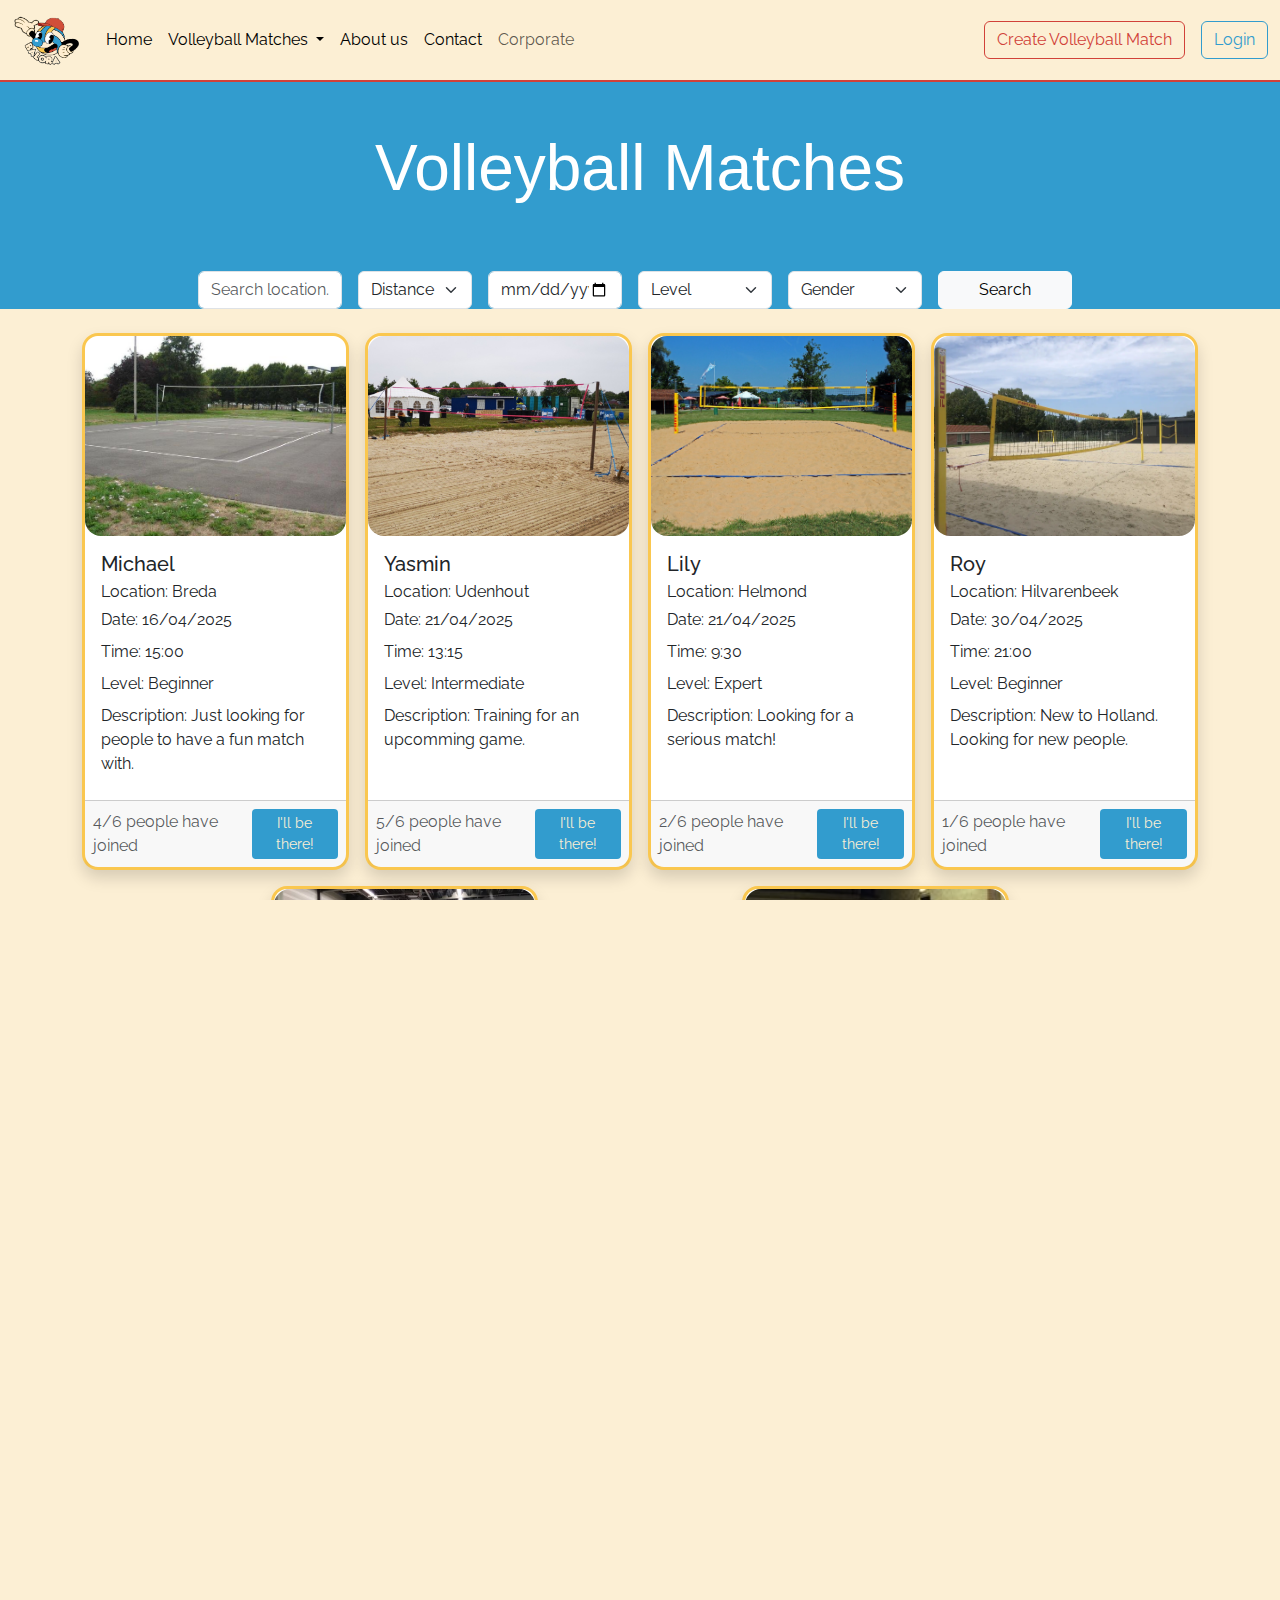
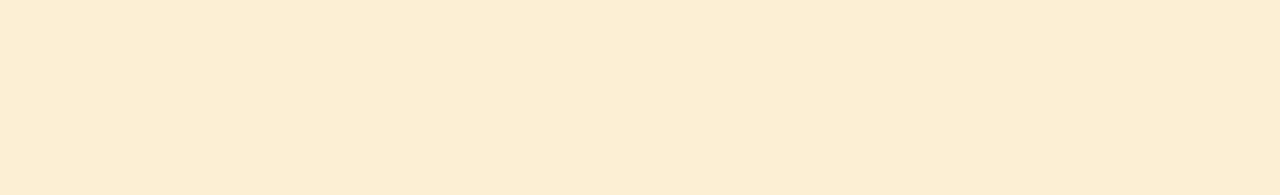
<file: matches.html>
<!doctype html>
<html lang="en" class="h-100">
  <head>
    <meta charset="utf-8">
    <meta name="viewport" content="width=device-width, initial-scale=1">

    <!-- Bootstrap CSS -->
    <link href="https://cdn.jsdelivr.net/npm/bootstrap@5.3.3/dist/css/bootstrap.min.css" rel="stylesheet" integrity="sha384-QWTKZyjpPEjISv5WaRU9OFeRpok6YctnYmDr5pNlyT2bRjXh0JMhjY6hW+ALEwIH" crossorigin="anonymous">

    <!-- Own Styles -->
    <link rel="stylesheet" href="css/styles.css">

    <!-- Bootstrap Javascript -->
    <script src="https://cdn.jsdelivr.net/npm/bootstrap@5.3.3/dist/js/bootstrap.bundle.min.js" integrity="sha384-YvpcrYf0tY3lHB60NNkmXc5s9fDVZLESaAA55NDzOxhy9GkcIdslK1eN7N6jIeHz" crossorigin="anonymous"></script>

    <title>PRJ4 Base Group Template &mdash; Cards UX</title>

    <!-- Google Analytics code goes just below here (check PRJ4 Guide for details) -->

    <!-- End of Google Analytics code -->
    
  </head>
  <body class="h-100 d-flex flex-column">

    <!-- Navigation bar, adapted from https://getbootstrap.com/docs/5.1/components/navbar/ -->
	<nav class="navbar sticky-top navbar-expand-lg navbar-light">
      <div class="container-fluid d-flex justify-content-between align-items-center">
        <a class="navbar-brand" href="#">
          <img src="images/balora-logo-with-font.png" width="70" alt="Breda University of Applied Sciences">
        </a>
        <button class="navbar-toggler" type="button" data-bs-toggle="collapse" data-bs-target="#navbarSupportedContent" aria-controls="navbarSupportedContent" aria-expanded="false" aria-label="Toggle navigation">
          <span class="navbar-toggler-icon"></span>
        </button>
        <div class="collapse navbar-collapse" id="navbarSupportedContent">
          <ul class="navbar-nav me-auto mb-2 mb-lg-0">
            <li class="nav-item">
              <a class="nav-link active" href="index.html">Home</a>
            </li>
			  
			<!--matches page-->
			<li class="nav-item dropdown">
              <a class="nav-link active dropdown-toggle" href="#" id="navbarDropdown" role="button" data-bs-toggle="dropdown" aria-expanded="false">
                Volleyball Matches
              </a>
              <ul class="dropdown-menu" aria-labelledby="navbarDropdown">
                <li><a class="dropdown-item" href="matches.html">Join match</a></li>
                <li><hr class="dropdown-divider"></li>
				<li><a class="dropdown-item" href="log-in.html">Create Volleyball Match</a></li>
              </ul>
            </li>
			<!--matches page-->
			  
			 <li class="nav-item">
              <a class="nav-link active" aria-current="page" href="about-us.html">About us</a>
            </li>
			<li class="nav-item">
              <a class="nav-link active" aria-current="page" href="contact.html">Contact</a>
            </li>
            <li class="nav-item">
              <a class="nav-link" href="corporate.html">Corporate</a>
            </li>
		 </ul>
			
			<div class="d-flex gap-3 ms-auto">
				<a class="btn custom-create-btn" href="log-in.html">Create Volleyball Match</a>
        		<a class="btn custom-login-btn" href="log-in.html">Login</a>
      		</div>
        </div>
      </div>
    </nav>
    <!-- End of navigation bar -->
	  
	 <section class="container-fluid my-7 text-center" style="background-color: #329cce; margin-top: 0;">
  <h1 class="display-3 text-white py-5 off-white header-font">Volleyball Matches</h1>

	  

<!-- Search Bar Wrapper -->
<div class="container mt-3">
  <div class="row">
    <div class="col-12">
      <form class="row g-3" action="matches.html" method="GET">
        <!-- Location Input -->
     <div class="col-12 col-md-3 narrow-input">
  <input 
    type="text" 
    class="form-control" 
    placeholder="Search location..." 
    aria-label="Location search">
</div>
		  
		  <!-- Distance Dropdown -->
<div class="col-12 col-md-2 narrow-date">
  <select class="form-select" aria-label="Distance select">
    <option selected>Distance</option>
    <option value="3">&lt; 3km</option>
    <option value="5">&lt; 5km</option>
    <option value="10">&lt; 10km</option>
    <option value="15">&lt; 15km</option>
    <option value="25">&lt; 25km</option>
    <option value="50">&lt; 50km</option>
    <option value="75">&lt; 75km</option>
  </select>
</div>
		  
        <!-- Date Picker -->
<div class="col-12 col-md-3" style="max-width: 150px;">
  <input type="date" class="form-control" aria-label="Select date">
</div>
		  
        <!-- Level Dropdown -->
        <div class="col-12 col-md-2">
          <select class="form-select" aria-label="Level select">
            <option selected>Level</option>
            <option value="beginner">Beginner</option>
            <option value="intermediate">Intermediate</option>
            <option value="advanced">Advanced</option>
          </select>
        </div>

        <!-- Gender Dropdown -->
        <div class="col-12 col-md-2">
          <select class="form-select" aria-label="Gender select">
            <option selected>Gender</option>
            <option value="male">Male</option>
            <option value="female">Female</option>
			<option value="something different">something different</option>
			<option value="mixed">mixed</option>
          </select>
        </div>

        <!-- Search Button -->
        <div class="col-12 col-md-2">
          <button type="submit" class="btn btn-light w-100">Search</button>
        </div>
      </form>
    </div>
  </div>
</div>
</section>

	  
    <!-- A grid with cards
      Learn about grids at: https://getbootstrap.com/docs/5.1/layout/grid/
      Learn about cards at: https://getbootstrap.com/docs/5.1/components/card/
    -->
    <main class="container my-4">
  <div class="row g-3 justify-content-evenly">

    <!-- Card #1 -->
    <div class="col-sm-6 col-lg-4 col-xl-3">
  <div class="card shadow h-100 rounded-4 yellow-border">
    <img class="img-fluid card-picture rounded-4" src="images/fields/volleyballveldeen.jpeg" alt="Placeholder Image">
    <div class="card-body">
      <h5 class="card-title mb-1">Michael</h5>
      <p class="mb-1">Location: Breda</p>
      <p class="card-text mb-2">Date: 16/04/2025</p>
      <p class="card-text mb-2">Time: 15:00</p>
      <p class="card-text mb-2">Level: Beginner</p>
      <p class="card-text mb-2">Description: Just looking for people to have a fun match with.&nbsp;</p>
    </div>
    <div class="card-footer d-flex justify-content-between align-items-center p-2">
      <span class="text-muted mb-0">4/6 people have joined</span>
      <a href="log-in.html" class="btn btn-custom-blue btn-sm">I'll be there!</a>
    </div>
  </div>
</div>
        <!-- Card #2 -->
         <div class="col-sm-6 col-lg-4 col-xl-3">
  <div class="card shadow h-100 rounded-4 yellow-border">
    <img class="img-fluid card-picture rounded-4 " src="images/fields/volleyballveldtwee.jpg" alt="Placeholder Image">
    <div class="card-body">
      <h5 class="card-title mb-1">Yasmin</h5>
      <p class="mb-1">Location: Udenhout</p>
      <p class="card-text mb-2">Date: 21/04/2025</p>
      <p class="card-text mb-2">Time: 13:15</p>
      <p class="card-text mb-2">Level: Intermediate</p>
      <p class="card-text mb-2">Description: Training for an upcomming game.&nbsp;</p>
    </div>
    <div class="card-footer d-flex justify-content-between align-items-center p-2">
      <span class="text-muted mb-0">5/6 people have joined</span>
      <a href="log-in.html" class="btn btn-custom-blue btn-sm">I'll be there!</a>
    </div>
  </div>
</div>

        <!-- Card #3 -->
         <div class="col-sm-6 col-lg-4 col-xl-3">
  <div class="card shadow h-100 rounded-4 yellow-border">
    <img class="img-fluid card-picture rounded-4 " src="images/fields/volleyballvelddrie.jpg" alt="Placeholder Image">
    <div class="card-body">
      <h5 class="card-title mb-1">Lily</h5>
      <p class="mb-1">Location: Helmond</p>
      <p class="card-text mb-2">Date: 21/04/2025</p>
      <p class="card-text mb-2">Time: 9:30</p>
      <p class="card-text mb-2">Level: Expert</p>
      <p class="card-text mb-2">Description: Looking for a serious match!&nbsp;&nbsp;</p>
    </div>
    <div class="card-footer d-flex justify-content-between align-items-center p-2">
      <span class="text-muted mb-0">2/6 people have joined</span>
      <a href="log-in.html" class="btn btn-custom-blue btn-sm">I'll be there!</a>
    </div>
  </div>
</div>

        <!-- Card #4 -->
         <div class="col-sm-6 col-lg-4 col-xl-3">
  <div class="card shadow h-100 rounded-4 yellow-border">
    <img class="img-fluid card-picture rounded-4" src="images/fields/volleyballveldvier.webp" alt="Placeholder Image">
    <div class="card-body">
      <h5 class="card-title mb-1">Roy</h5>
      <p class="mb-1">Location: Hilvarenbeek</p>
      <p class="card-text mb-2">Date: 30/04/2025</p>
      <p class="card-text mb-2">Time: 21:00</p>
      <p class="card-text mb-2">Level: Beginner</p>
      <p class="card-text mb-2">Description: New to Holland. Looking for new people.</p>
    </div>
    <div class="card-footer d-flex justify-content-between align-items-center p-2">
      <span class="text-muted mb-0">1/6 people have joined</span>
      <a href="log-in.html" class="btn btn-custom-blue btn-sm">I'll be there!</a>
    </div>
  </div>
</div>

        <!-- Card #5 -->
         <div class="col-sm-6 col-lg-4 col-xl-3">
  <div class="card shadow h-100 rounded-4 yellow-border">
    <img class="img-fluid card-picture rounded-4" src="images/fields/volleyballveldvijf.jpg" alt="Placeholder Image">
    <div class="card-body">
      <h5 class="card-title mb-1">Samira&nbsp;</h5>
      <p class="mb-1">Location: Berkel-Enschot</p>
      <p class="card-text mb-2">Date: 03/05/2025</p>
      <p class="card-text mb-2">Time: 12:50&nbsp;&nbsp;</p>
      <p class="card-text mb-2">Level: Beginner</p>
      <p class="card-text mb-2">Description: I've always wanted to try volleyball!&nbsp;</p>
    </div>
    <div class="card-footer d-flex justify-content-between align-items-center p-2">
      <span class="text-muted mb-0">3/6 people have joined</span>
      <a href="log-in.html" class="btn btn-custom-blue btn-sm">I'll be there!</a>
    </div>
  </div>
</div>

        <!-- Card #6 -->
         <div class="col-sm-6 col-lg-4 col-xl-3">
  <div class="card shadow h-100 rounded-4 yellow-border">
    <img class="img-fluid card-picture rounded-4" src="images/fields/volleyballzes.jpg" alt="Placeholder Image">
    <div class="card-body">
      <h5 class="card-title mb-1">Kevin</h5>
      <p class="mb-1">Location:&nbsp;</p>
      <p class="card-text mb-2">Date: 12/05/2025</p>
      <p class="card-text mb-2">Time: 16:05</p>
      <p class="card-text mb-2">Level: Intermediate</p>
      <p class="card-text mb-2">Description: already experienced but wants to get better.&nbsp;</p>
    </div>
    <div class="card-footer d-flex justify-content-between align-items-center p-2">
      <span class="text-muted mb-0">5/6 people have joined</span>
      <a href="log-in.html" class="btn btn-custom-blue btn-sm">I'll be there!</a>
    </div>
  </div>
</div>

        <!-- That was the last card -->

      </div>
    </main>
    <!-- End of the grid with cards -->

  <!-- Contact Footer -->
<footer class="text-light py-5" style="background-color: #329cce;">
  <div class="container d-flex flex-column justify-content-center align-items-center">
    <h2 class="mb-4 text-center header-font off-white">Contact</h2>

    <!-- Contact Rows Side-by-Side -->
    <div class="row text-center mt-4 w-100">
      <div class="col-12 col-md-4 mb-3 mb-md-0 off-white">
        <p><strong>Address:</strong><br> Balora HQ<br> Sportlaan 25<br>4811AA Breda<br>
        Netherlands</p>
      </div>
      <div class="col-12 col-md-4 mb-3 mb-md-0 off-white">
        <p><strong>Phone:</strong><br>+31 6 12345678<br><strong>Email:</strong><br>info@balora.com</p>
      </div>
      <div class="col-12 col-md-4 off-white">
        <p><strong>Socials:</strong></p>
        <!--Start Socials-->
        <div class="box d-flex justify-content-center"> 
          <div class="text d-flex flex-column gap-2">

            <!-- Instagram -->
            <a class="d-flex align-items-center gap-2 text-white text-decoration-none off-white" 
              href="https://www.instagram.com/balora_official?igsh=eXJyN282ZHdneGE3" 
              target="_blank">
              <img src="images/instagram.svg" width="20" alt="Balora Instagram">
              <span><b>balora_official</b></span>
            </a>

            <!-- TikTok -->
            <a class="d-flex align-items-center gap-2 text-white text-decoration-none off-white" 
              href="https://www.tiktok.com/@balora_official1?_t=ZN-8vYWO4fvnT4&_r=1" 
              target="_blank">
              <img src="images/tiktok.svg" width="20" alt="Balora TikTok">
              <span><b>balora_official1</b></span>
            </a>

          </div>
        </div>
        <!--End Socials-->
      </div>
    </div>
  </div>
</footer>
<!--End Contact section-->

  </body>
</html>
</file>
<file: css/styles.css>
/* Importing a Google Font */

@import url('https://fonts.googleapis.com/css2?family=Raleway:ital,wght@0,200;0,400;0,700;1,200;1,400;1,700&display=swap');
@import url('https://fonts.cdnfonts.com/css/wicked-mouse');


                
/* Changing the main font and background colour */

body {
	margin: 0;
	padding: 0;
	box-sizing: border-box;
	font-family: Raleway, sans-serif;
	color: midnightblue;
	background-color: #FCEFD4;
}

/* Changing the background colour for the header */

header {
	background-color:#329cce;
}

/* Changing the background color for the navigation bar */

.navbar {
	background-color: #FCEFD4;
	border-bottom: 2px solid #D14139;
}

/* Effect on social media buttons */

footer a:hover {
	opacity: .5;
}

/* Corporate navbar */

#navbar-corporate a.active {
	color: #800000;
	font-weight: bold;
}

/* Hero Section shadow */

.white-shadow {
	text-shadow: -.01em -.01em .01em white,
		.02em .02em .02em white,
		0 0 .2em white,
		0 0 .5em white;
}



.info-wrapper {
  background-color: rgba(252, 239, 212, 0.9);
  padding: 40px;
  border-radius: 20px;
  max-width: 1000px;
  width: 100%;
  margin-bottom: 40px;
  box-shadow: 0 4px 20px rgba(0, 0, 0, 0.1);
}

.blue-background { 
	background-color: #329CCE;
}

.accordion-body {
  word-break: break-word;
}

.yellow-border {
	border: 3px solid #FAC74F;
}

.contact {
	position: relative;
	min-height: auto;
	padding: 50px 100px;
	display: flex;
	justify-content: center;
	align-items: center;
	flex-direction: column;
	background: url("../images/volleyball-sunset-lake-silhouettes.jpg");
	background-size: cover;
	background-attachment: fixed;
}


.contact .content {
	max-width: 800px;
	text-align: center;
}

.contact .content h2{
	font-size: 36px;
	font-weight: 500;
	color: #329CCE;
}

.contact .content p{
	font-weight: 300;
	color: black;
} 

.contact-info .box .text a {
  display: flex;
  align-items: center;
  gap: 10px;
}

.icon-red {
  filter: brightness(0) saturate(100%) invert(25%) sepia(94%) saturate(617%) hue-rotate(335deg) brightness(102%) contrast(92%);
}


.container { 
	width: 100%;
	display: flex;
	justify-content: center;
	align-items: center;
	margin-top: 30px;	
}

.container .contact-info {
	width: 50%;
	display: flex;
	flex-flow: column;
}

.container .contact-info .box {
	position: relative;
	padding: 20px 0;
	display: flex;
}

.container .contact-info .box .icon {
	min-width: 60px;
	height: 60px;
	background: #FCEFD4;
	display: flex;
	justify-content: center;
	align-items: center;
	border-radius: 50%;
	font-size: 22px;
}

.container .contact-info .box .text { 
	display: flex;
	margin-left: 20px;
	font-size: 16px;
	color: black;
	flex-direction: column;
	font-weight: 300;
}

.container .contact-info .box .text h3 { 
	font-weight: 500;
	color: #329CCE;
}

.contact-form {
  width: 40%;
  padding: 40px;
  background-color: rgba(252, 239, 212, 0.9);
  border-radius: 20px;
  border: 2px solid #FAC74F;
  box-shadow: 0 4px 20px rgba(0, 0, 0, 0.1);

}

.contact-form h2 {
	font-size: 30px;
	color: #329CCE;
}

.contact-form .input-box {
	position: relative;
	width: 100%;
	margin-top: 10px;
}

.contact-form .input-box textarea {
	height: 180px;
}

.contact-form .input-box input,
.contact-form .input-box textarea {
	width: 100%;
	padding: 5px 0;
	font-size: 16px;
	margin: 10px 0;
	border: none;
	border-bottom: 2px solid #D14139;
	outline: none;
	resize: none;
}

.contact-form .input-box span {
	position: absolute;
	left: 0;
	padding: 5px 0;
	font-size: 16px;
	margin: 10px 0;
	pointer-events: none;
	transition: 0,5s;
	color: black;
}

.contact-form .input-box input:focus ~ span,
.contact-form .input-box input:valid ~ span,
.contact-form .input-box textarea:focus ~ span, 
.contact-form .input-box textarea:valid ~ span {
	color: #329CCE;
	font-size: 12px;
	transform: translateY(-20px);
}

.contact-form .input-box input[type="button"] { 
	width: inherit;
	background: #329CCE;
	color: #FCEFD4;
	border: none;
	cursor: pointer;
	padding: 10px;
	font-size: 18px;
}

@media (max-width: 991px) {
  .contact {
    padding: 50px;
  }

  .container {
    flex-direction: column;
  }

  .container .contact-info {
    width: 100%; 
    margin-bottom: 40px;
  }

  .contact-form {
    width: 100%;
  }
}

body, html {
  margin: 0;
  padding: 0;
  height: 100%;
  overflow-x: hidden; 
}

.blue-color {
	color: #329cce
}

.red-color {
	color: #d14e39
}
.yellow-color {
	color: #fac74f
}

.off-white {
	color: #ffeed1
}

.card-picture {
  width: 100%;
  height: 200px;
  object-fit: cover;
}

.custom-buttton {
	background-color: #d14e39;
  	border-color: #d14e39;
}

.mainpage-card-picture {
  width: 100%;
  height: 350px;
  object-fit: cover;
}

.contact-form .password p {
  font-size: 13px;
  color: #329cce;
}

.contact-form .password p:hover {
  text-decoration: underline;
  cursor: pointer;
}

/*navbar buttons*/
.custom-create-btn {
  background-color: none;
  color: #D14139;
  border: 1px solid #D14139;
}

.custom-create-btn:hover {
  background-color: #D14139;
  color: #FCEFD4;
}

.custom-login-btn {
  background-color: none;  
  color: #329cce;
  border: 1px solid #329cce;
}

.custom-login-btn:hover {
  background-color: #329cce;
  color: #FCEFD4;
}

.contact.login-page {
  background: url("../images/team-action-shot-beach.jpg") no-repeat center center;
  background-size: cover;
  background-attachment: fixed;
  min-height: 100vh;
  padding: 50px 100px;
  display: flex;
  justify-content: center;
  align-items: center;
  flex-direction: column;
}

.header-font {
	font-family: 'Wicked Mouse', sans-serif; 
}

#carouselExampleCaptions {
  height: 500px;
}

.carousel-inner,
.carousel-item {
  height: 100%;
}

.carousel-image {
  width: 100%;
  height: 100%;
  object-fit: cover;
}


.text-align-righ{
	text-align: right;
}

.text-align-left{
	text-align: left;
}

.btn-custom-blue {
  background-color: #329cce;
  color: #FCEFD4;
  border: none;
}

.btn-custom-blue:hover {
  background-color: #268ab8;
}

.narrow-date {
  max-width: 130px;
}

.narrow-input {
  max-width: 160px;
}

.carousel-image {
  width: 100%;
  height: 100%;
  object-fit: contain;
  object-position: center;
}

.carousel-indicators button {
  background-color: #FAC74F;
  border: 1px solid #FAC74F;
  width: 12px;
  height: 12px;
  border-radius: 50%;
  transition: opacity 0.3s ease;
}

.carousel-indicators .active {
  opacity: 1;
  background-color: #C25741; 
}

.carousel-control-prev-icon,
.carousel-control-next-icon {
  filter: invert(40%) sepia(100%) saturate(500%) hue-rotate(-10deg);
}

.carousel-arrow {
  width: 8vw; 
  max-width: 80px;
  height: auto;
}

.black-text {
	color: black;
}
</file>
